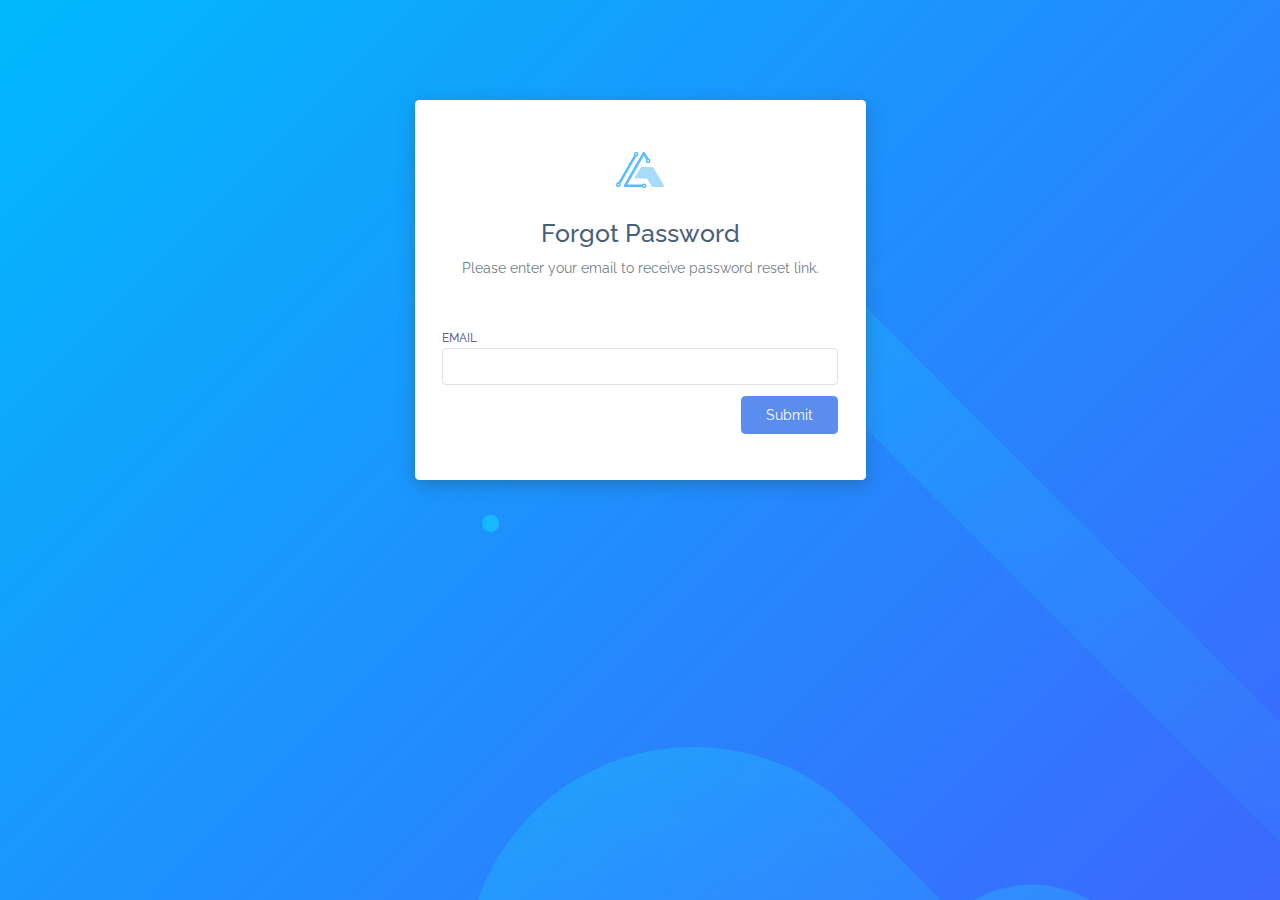
<file: web interface/auth-forgot-password.html>
<!DOCTYPE html>
<html lang="en">

<head>
    <meta charset="UTF-8">
    <meta name="viewport" content="width=device-width, initial-scale=1.0">
    <title>Forgot Password - Voler Admin Dashboard</title>
    <link rel="stylesheet" href="assets/css/bootstrap.css">
    
    <link rel="shortcut icon" href="assets/images/favicon.svg" type="image/x-icon">
    <link rel="stylesheet" href="assets/css/app.css">
</head>

<body>
    <div id="auth">
        
<div class="container">
    <div class="row">
        <div class="col-md-5 col-sm-12 mx-auto">
            <div class="card py-4">
                <div class="card-body">
                    <div class="text-center mb-5">
                        <img src="assets/images/favicon.svg" height="48" class='mb-4'>
                        <h3>Forgot Password</h3>
                        <p>Please enter your email to receive password reset link.</p>
                    </div>
                    <form action="index.html">
                        <div class="form-group">
                            <label for="first-name-column">Email</label>
                            <input type="email" id="first-name-column" class="form-control" name="fname-column">
                        </div>

                        <div class="clearfix">
                            <button class="btn btn-primary float-end">Submit</button>
                        </div>
                    </form>
                </div>
            </div>
        </div>
    </div>
</div>

    </div>
    <script src="assets/js/feather-icons/feather.min.js"></script>
    <script src="assets/js/app.js"></script>
    
    <script src="assets/js/main.js"></script>
</body>

</html>
</file>
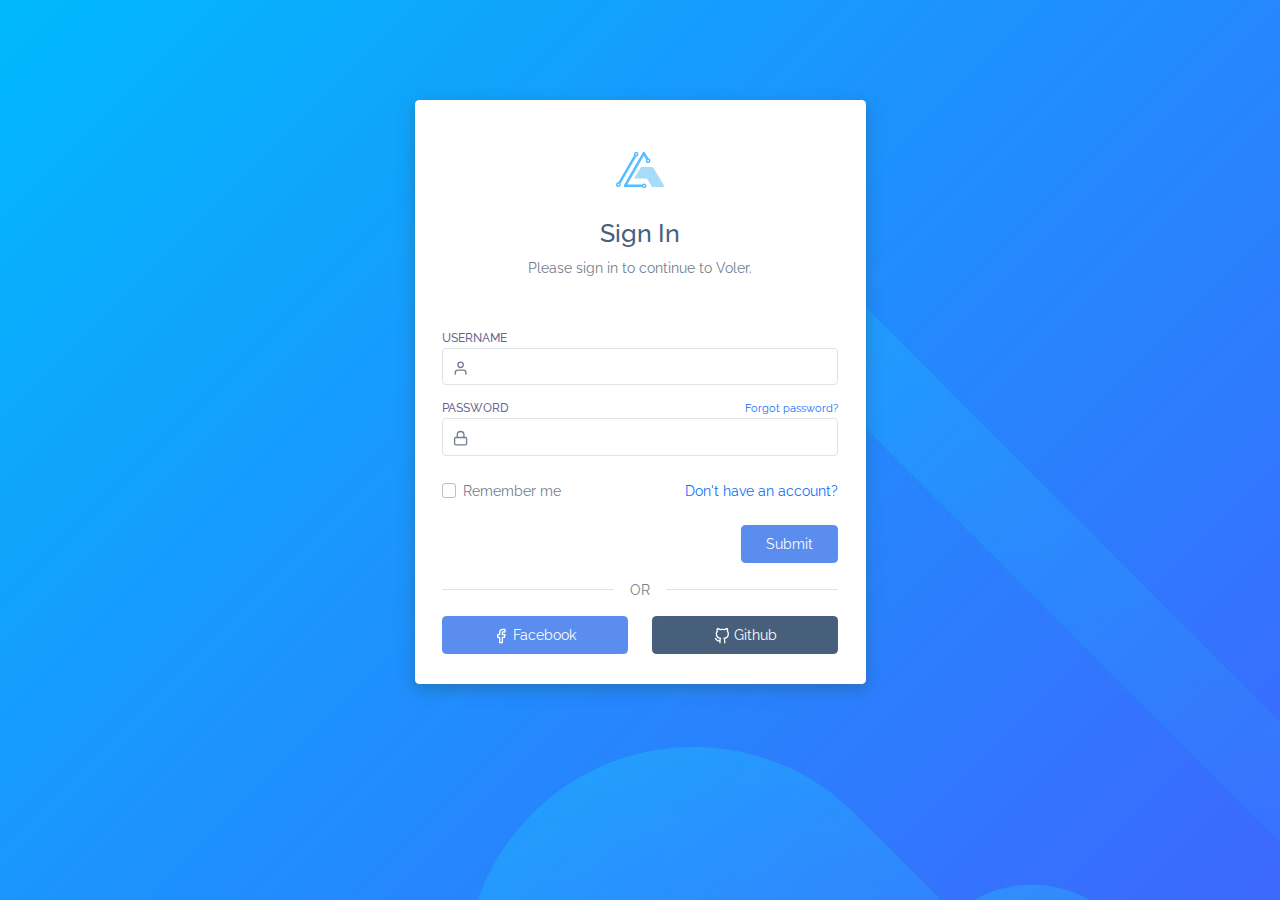
<file: web interface/auth-login.html>
<!DOCTYPE html>
<html lang="en">

<head>
    <meta charset="UTF-8">
    <meta name="viewport" content="width=device-width, initial-scale=1.0">
    <title>Sign in - Voler Admin Dashboard</title>
    <link rel="stylesheet" href="assets/css/bootstrap.css">
    
    <link rel="shortcut icon" href="assets/images/favicon.svg" type="image/x-icon">
    <link rel="stylesheet" href="assets/css/app.css">
</head>

<body>
    <div id="auth">
        
<div class="container">
    <div class="row">
        <div class="col-md-5 col-sm-12 mx-auto">
            <div class="card pt-4">
                <div class="card-body">
                    <div class="text-center mb-5">
                        <img src="assets/images/favicon.svg" height="48" class='mb-4'>
                        <h3>Sign In</h3>
                        <p>Please sign in to continue to Voler.</p>
                    </div>
                    <form action="index.html">
                        <div class="form-group position-relative has-icon-left">
                            <label for="username">Username</label>
                            <div class="position-relative">
                                <input type="text" class="form-control" id="username">
                                <div class="form-control-icon">
                                    <i data-feather="user"></i>
                                </div>
                            </div>
                        </div>
                        <div class="form-group position-relative has-icon-left">
                            <div class="clearfix">
                                <label for="password">Password</label>
                                <a href="auth-forgot-password.html" class='float-end'>
                                    <small>Forgot password?</small>
                                </a>
                            </div>
                            <div class="position-relative">
                                <input type="password" class="form-control" id="password">
                                <div class="form-control-icon">
                                    <i data-feather="lock"></i>
                                </div>
                            </div>
                        </div>

                        <div class='form-check clearfix my-4'>
                            <div class="checkbox float-start">
                                <input type="checkbox" id="checkbox1" class='form-check-input' >
                                <label for="checkbox1">Remember me</label>
                            </div>
                            <div class="float-end">
                                <a href="auth-register.html">Don't have an account?</a>
                            </div>
                        </div>
                        <div class="clearfix">
                            <button class="btn btn-primary float-end">Submit</button>
                        </div>
                    </form>
                    <div class="divider">
                        <div class="divider-text">OR</div>
                    </div>
                    <div class="row">
                        <div class="col-sm-6">
                            <button class="btn btn-block mb-2 btn-primary"><i data-feather="facebook"></i> Facebook</button>
                        </div>
                        <div class="col-sm-6">
                            <button class="btn btn-block mb-2 btn-secondary"><i data-feather="github"></i> Github</button>
                        </div>
                    </div>
                </div>
            </div>
        </div>
    </div>
</div>

    </div>
    <script src="assets/js/feather-icons/feather.min.js"></script>
    <script src="assets/js/app.js"></script>
    
    <script src="assets/js/main.js"></script>
</body>

</html>
</file>
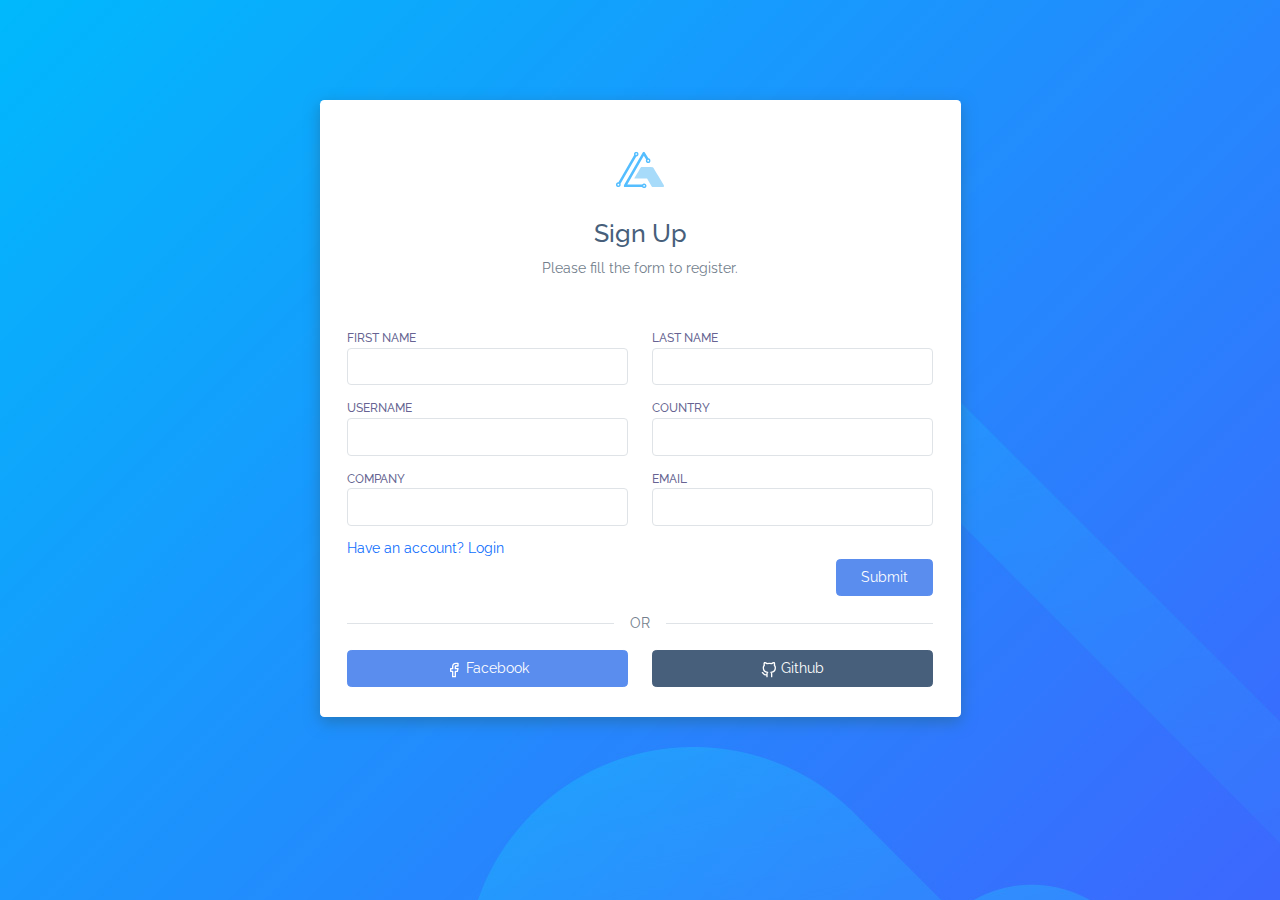
<file: web interface/auth-register.html>
<!DOCTYPE html>
<html lang="en">

<head>
    <meta charset="UTF-8">
    <meta name="viewport" content="width=device-width, initial-scale=1.0">
    <title>Sign up - Voler Admin Dashboard</title>
    <link rel="stylesheet" href="assets/css/bootstrap.css">
    
    <link rel="shortcut icon" href="assets/images/favicon.svg" type="image/x-icon">
    <link rel="stylesheet" href="assets/css/app.css">
</head>

<body>
    <div id="auth">
        
<div class="container">
    <div class="row">
        <div class="col-md-7 col-sm-12 mx-auto">
            <div class="card pt-4">
                <div class="card-body">
                    <div class="text-center mb-5">
                        <img src="assets/images/favicon.svg" height="48" class='mb-4'>
                        <h3>Sign Up</h3>
                        <p>Please fill the form to register.</p>
                    </div>
                    <form action="index.html">
                        <div class="row">
                            <div class="col-md-6 col-12">
                                <div class="form-group">
                                    <label for="first-name-column">First Name</label>
                                    <input type="text" id="first-name-column" class="form-control"  name="fname-column">
                                </div>
                            </div>
                            <div class="col-md-6 col-12">
                                <div class="form-group">
                                    <label for="last-name-column">Last Name</label>
                                    <input type="text" id="last-name-column" class="form-control"  name="lname-column">
                                </div>
                            </div>
                            <div class="col-md-6 col-12">
                                <div class="form-group">
                                    <label for="username-column">Username</label>
                                    <input type="text" id="username-column" class="form-control" name="username-column">
                                </div>
                            </div>
                            <div class="col-md-6 col-12">
                                <div class="form-group">
                                    <label for="country-floating">Country</label>
                                    <input type="text" id="country-floating" class="form-control" name="country-floating">
                                </div>
                            </div>
                            <div class="col-md-6 col-12">
                                <div class="form-group">
                                    <label for="company-column">Company</label>
                                    <input type="text" id="company-column" class="form-control" name="company-column">
                                </div>
                            </div>
                            <div class="col-md-6 col-12">
                                <div class="form-group">
                                    <label for="email-id-column">Email</label>
                                    <input type="email" id="email-id-column" class="form-control" name="email-id-column">
                                </div>
                            </div>
                        </diV>

                                <a href="auth-login.html">Have an account? Login</a>
                        <div class="clearfix">
                            <button class="btn btn-primary float-end">Submit</button>
                        </div>
                    </form>
                    <div class="divider">
                        <div class="divider-text">OR</div>
                    </div>
                    <div class="row">
                        <div class="col-sm-6">
                            <button class="btn btn-block mb-2 btn-primary"><i data-feather="facebook"></i> Facebook</button>
                        </div>
                        <div class="col-sm-6">
                            <button class="btn btn-block mb-2 btn-secondary"><i data-feather="github"></i> Github</button>
                        </div>
                    </div>
                </div>
            </div>
        </div>
    </div>
</div>

    </div>
    <script src="assets/js/feather-icons/feather.min.js"></script>
    <script src="assets/js/app.js"></script>
    
    <script src="assets/js/main.js"></script>
</body>

</html>
</file>
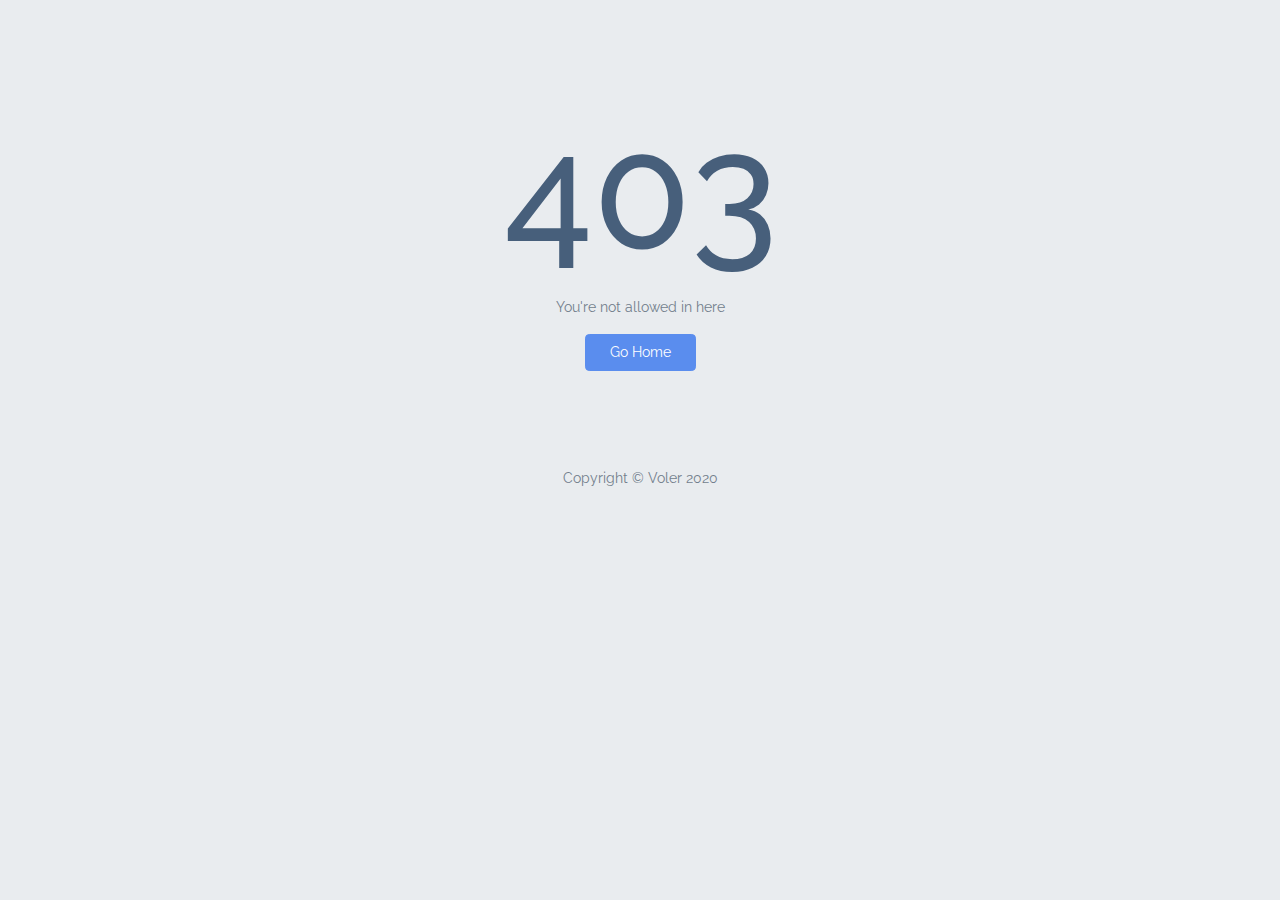
<file: web interface/error-403.html>
<html lang="en">
<head>
    <meta charset="UTF-8">
    <meta name="viewport" content="width=device-width, initial-scale=1.0">
    <title>Forbidden - Voler Admin Dashboard</title>
    <link rel="stylesheet" href="assets/css/bootstrap.css">
    
    <link rel="shortcut icon" href="assets/images/favicon.svg" type="image/x-icon">
    <link rel="stylesheet" href="assets/css/app.css">
</head>
<body>
    <div id="error">
        
<div class="container text-center pt-32">
    <h1 class='error-title'>403</h1>
    <p>You're not allowed in here</p>
    <a href="index.html" class='btn btn-primary'>Go Home</a>
</div>

        <div class="footer pt-32">
            <p class="text-center">Copyright &copy; Voler 2020</p>
        </div>
    </div>
</body>
</html>
</file>
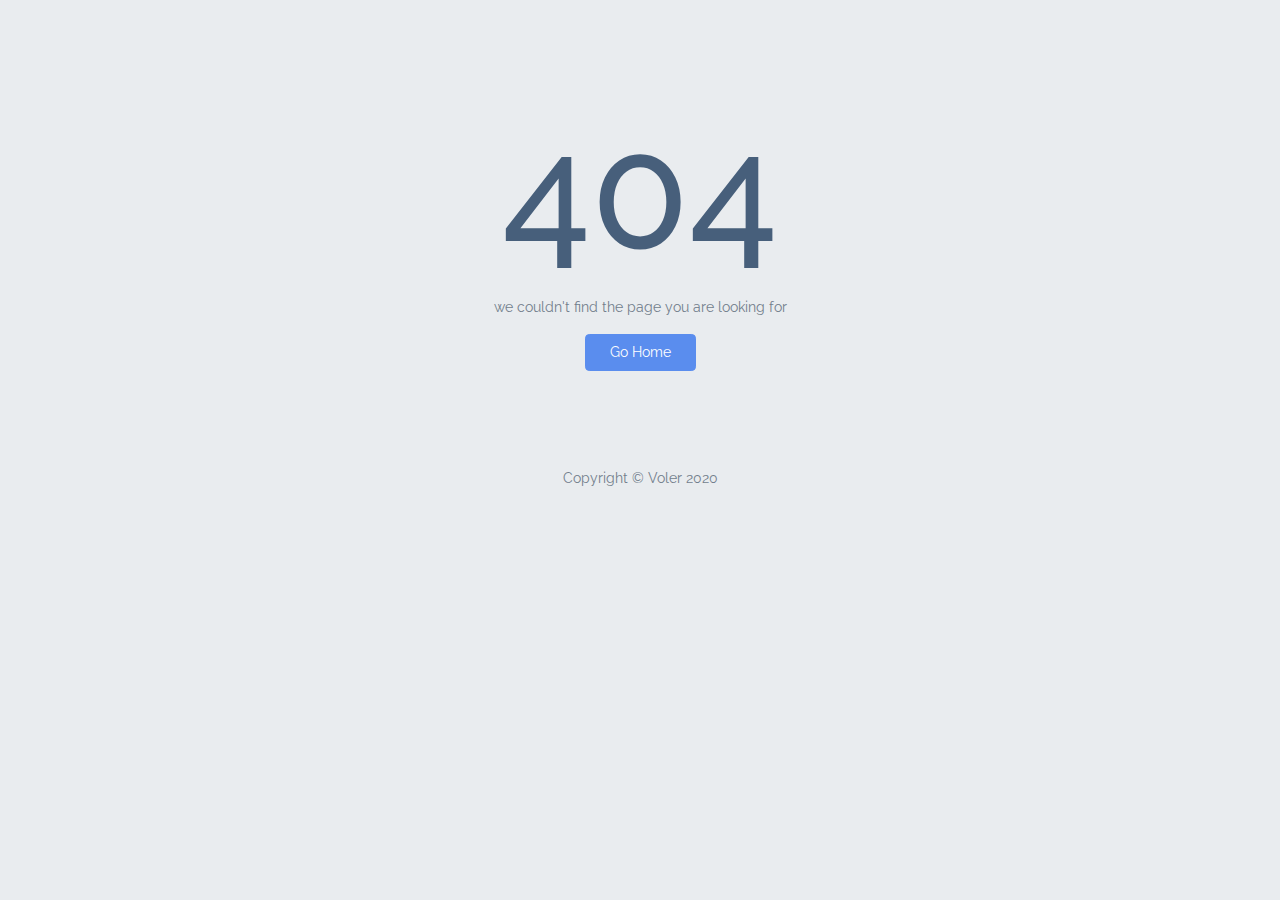
<file: web interface/error-404.html>
<html lang="en">
<head>
    <meta charset="UTF-8">
    <meta name="viewport" content="width=device-width, initial-scale=1.0">
    <title>Not Found - Voler Admin Dashboard</title>
    <link rel="stylesheet" href="assets/css/bootstrap.css">
    
    <link rel="shortcut icon" href="assets/images/favicon.svg" type="image/x-icon">
    <link rel="stylesheet" href="assets/css/app.css">
</head>
<body>
    <div id="error">
        
<div class="container text-center pt-32">
    <h1 class='error-title'>404</h1>
    <p>we couldn't find the page you are looking for</p>
    <a href="index.html" class='btn btn-primary'>Go Home</a>
</div>

        <div class="footer pt-32">
            <p class="text-center">Copyright &copy; Voler 2020</p>
        </div>
    </div>
</body>
</html>
</file>
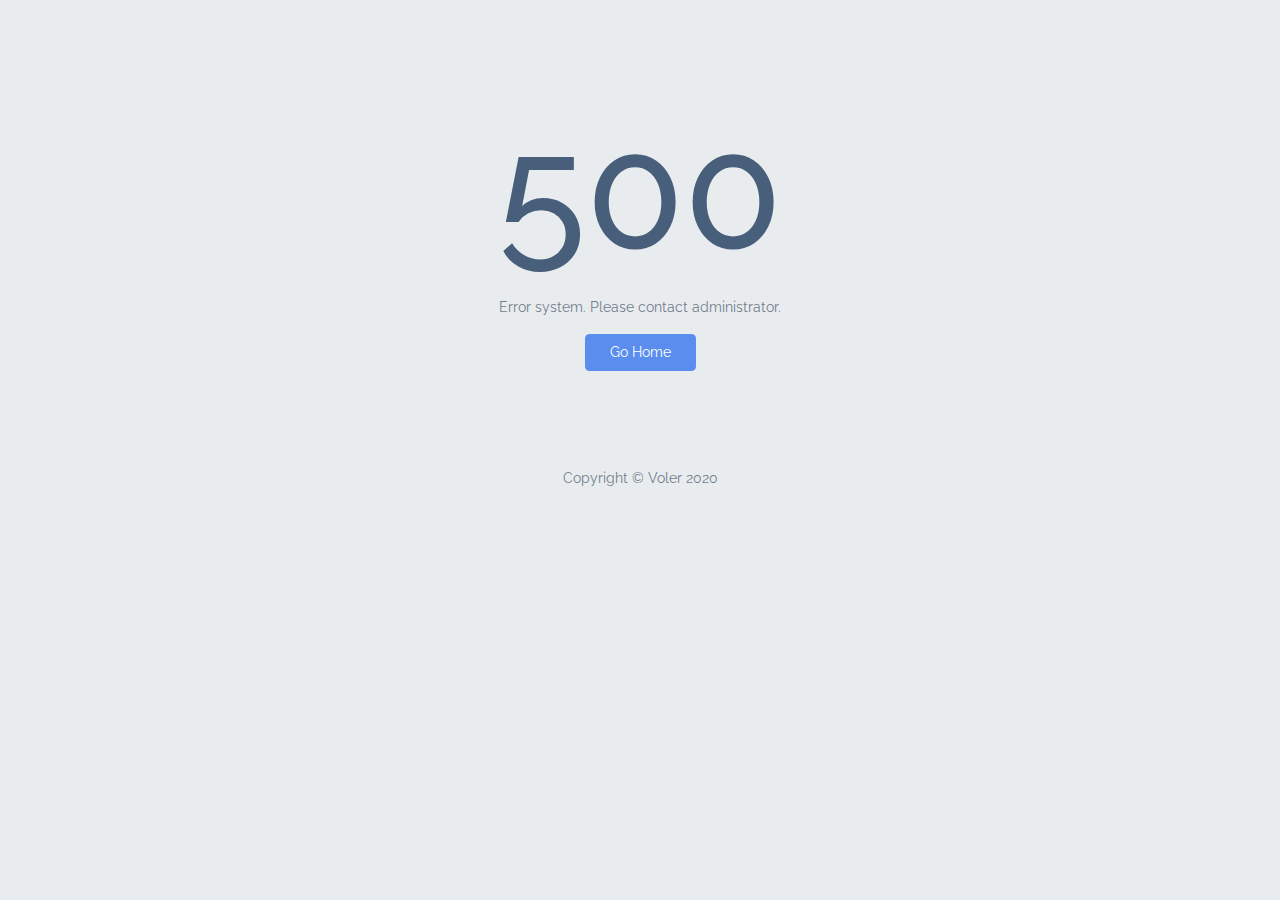
<file: web interface/error-500.html>
<html lang="en">
<head>
    <meta charset="UTF-8">
    <meta name="viewport" content="width=device-width, initial-scale=1.0">
    <title>Forbidden - Voler Admin Dashboard</title>
    <link rel="stylesheet" href="assets/css/bootstrap.css">
    
    <link rel="shortcut icon" href="assets/images/favicon.svg" type="image/x-icon">
    <link rel="stylesheet" href="assets/css/app.css">
</head>
<body>
    <div id="error">
        
<div class="container text-center pt-32">
    <h1 class='error-title'>500</h1>
    <p>Error system. Please contact administrator.</p>
    <a href="index.html" class='btn btn-primary'>Go Home</a>
</div>

        <div class="footer pt-32">
            <p class="text-center">Copyright &copy; Voler 2020</p>
        </div>
    </div>
</body>
</html>
</file>
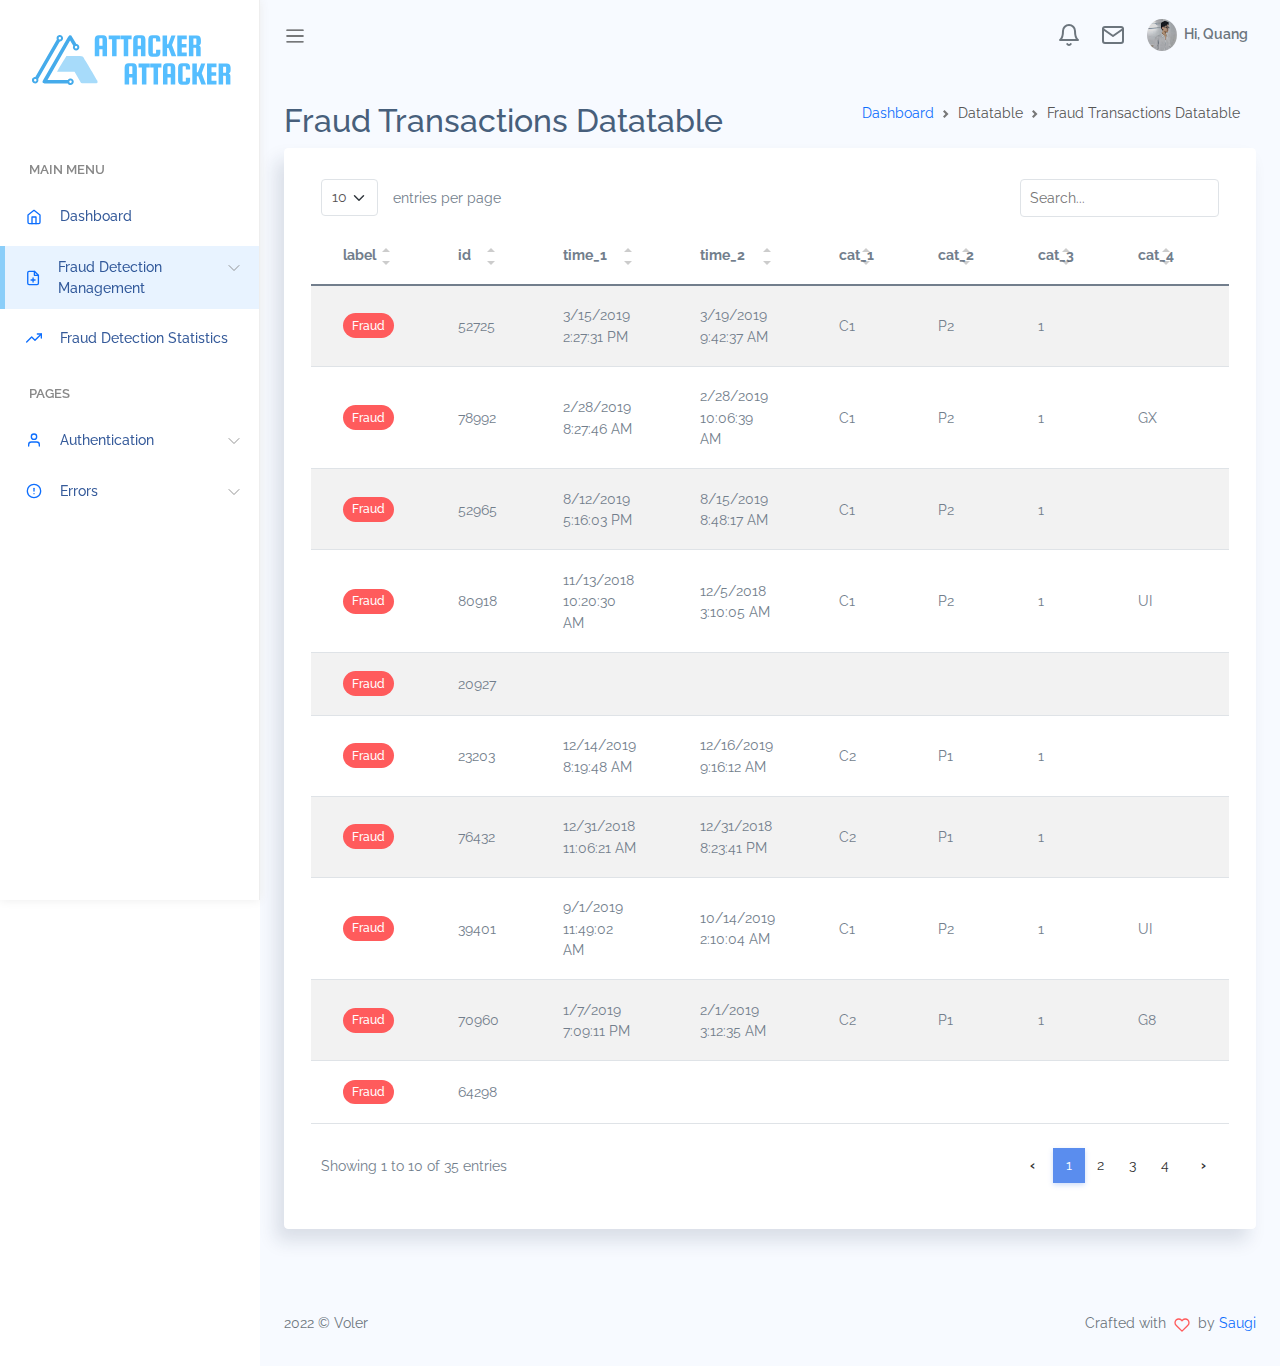
<file: web interface/fraud-transactions.html>
<!DOCTYPE html>
<html lang="en">

<head>
    <meta charset="UTF-8">
    <meta name="viewport" content="width=device-width, initial-scale=1.0">
    <title>Datatable - Voler Admin Dashboard</title>

    <link rel="stylesheet" href="assets/css/bootstrap.css">

    <link rel="stylesheet" href="assets/vendors/simple-datatables/style.css">

    <link rel="stylesheet" href="assets/vendors/perfect-scrollbar/perfect-scrollbar.css">
    <link rel="stylesheet" href="assets/css/app.css">
    <link rel="shortcut icon" href="assets/images/favicon.svg" type="image/x-icon">
</head>

<body>
    <div id="app">
        <div id="sidebar" class='active'>
            <div class="sidebar-wrapper active">
                <div class="sidebar-header">
                    <img src="assets/images/logo.svg" alt="" srcset="" width="200px">
                </div>
                <div class="sidebar-menu">
                    <ul class="menu">


                        <li class='sidebar-title'>Main Menu</li>



                        <li class="sidebar-item">

                            <a href="index.html" class='sidebar-link'>
                                <i data-feather="home" width="20"></i>
                                <span>Dashboard</span>
                            </a>


                        </li>



                        <li class="sidebar-item active has-sub">

                            <a href="table-datatable.html" class='sidebar-link'>
                                <i data-feather="file-plus" width="20"></i>
                                <span>Fraud Detection Management</span>
                            </a>
                            <ul class="submenu ">

                                <li>
                                    <a href="table-datatable.html">All Transactions</a>
                                </li>

                                <li>
                                    <a href="fraud-transactions.html">Fraud Transactions</a>
                                </li>

                                <li>
                                    <a href="normal-transactions.html">Normal Transactions</a>
                                </li>


                            </ul>

                        </li>


                        <li class="sidebar-item">

                            <a href="ui-chart-chartjs.html" class='sidebar-link'>
                                <i data-feather="trending-up" width="20"></i>
                                <span>Fraud Detection Statistics</span>
                            </a>

                        </li>



                        <li class='sidebar-title'>Pages</li>



                        <li class="sidebar-item  has-sub">

                            <a href="#" class='sidebar-link'>
                                <i data-feather="user" width="20"></i>
                                <span>Authentication</span>
                            </a>


                            <ul class="submenu ">

                                <li>
                                    <a href="auth-login.html">Login</a>
                                </li>

                                <li>
                                    <a href="auth-register.html">Register</a>
                                </li>

                                <li>
                                    <a href="auth-forgot-password.html">Forgot Password</a>
                                </li>

                            </ul>

                        </li>



                        <li class="sidebar-item  has-sub">

                            <a href="#" class='sidebar-link'>
                                <i data-feather="alert-circle" width="20"></i>
                                <span>Errors</span>
                            </a>


                            <ul class="submenu ">

                                <li>
                                    <a href="error-403.html">403</a>
                                </li>

                                <li>
                                    <a href="error-404.html">404</a>
                                </li>

                                <li>
                                    <a href="error-500.html">500</a>
                                </li>

                            </ul>

                        </li>


                    </ul>
                </div>
                <button class="sidebar-toggler btn x"><i data-feather="x"></i></button>
            </div>
        </div>
        <div id="main">
            <nav class="navbar navbar-header navbar-expand navbar-light">
                <a class="sidebar-toggler" href="#"><span class="navbar-toggler-icon"></span></a>
                <button class="btn navbar-toggler" type="button" data-bs-toggle="collapse"
                    data-bs-target="#navbarSupportedContent" aria-controls="navbarSupportedContent"
                    aria-expanded="false" aria-label="Toggle navigation">
                    <span class="navbar-toggler-icon"></span>
                </button>
                <div class="collapse navbar-collapse" id="navbarSupportedContent">
                    <ul class="navbar-nav d-flex align-items-center navbar-light ms-auto">
                        <li class="dropdown nav-icon">
                            <a href="#" data-bs-toggle="dropdown"
                                class="nav-link  dropdown-toggle nav-link-lg nav-link-user">
                                <div class="d-lg-inline-block">
                                    <i data-feather="bell"></i>
                                </div>
                            </a>
                            <div class="dropdown-menu dropdown-menu-end dropdown-menu-large">
                                <h6 class='py-2 px-4'>Notifications</h6>
                                <ul class="list-group rounded-none">
                                    <li class="list-group-item border-0 align-items-start">
                                        <div class="avatar bg-success me-3">
                                            <span class="avatar-content"><i data-feather="shopping-cart"></i></span>
                                        </div>
                                        <div>
                                            <h6 class='text-bold'>New Order</h6>
                                            <p class='text-xs'>
                                                An order made by Ahmad Saugi for product Samsung Galaxy S69
                                            </p>
                                        </div>
                                    </li>
                                </ul>
                            </div>
                        </li>
                        <li class="dropdown nav-icon me-2">
                            <a href="#" data-bs-toggle="dropdown"
                                class="nav-link dropdown-toggle nav-link-lg nav-link-user">
                                <div class="d-lg-inline-block">
                                    <i data-feather="mail"></i>
                                </div>
                            </a>
                            <div class="dropdown-menu dropdown-menu-end">
                                <a class="dropdown-item" href="#"><i data-feather="user"></i> Account</a>
                                <a class="dropdown-item active" href="#"><i data-feather="mail"></i> Messages</a>
                                <a class="dropdown-item" href="#"><i data-feather="settings"></i> Settings</a>
                                <div class="dropdown-divider"></div>
                                <a class="dropdown-item" href="#"><i data-feather="log-out"></i> Logout</a>
                            </div>
                        </li>
                        <li class="dropdown">
                            <a href="#" data-bs-toggle="dropdown"
                                class="nav-link dropdown-toggle nav-link-lg nav-link-user">
                                <div class="avatar me-1">
                                    <img src="assets/images/avatar/avatar-s-1.png" alt="" srcset="">
                                </div>
                                <div class="d-none d-md-block d-lg-inline-block">Hi, Quang</div>
                            </a>
                            <div class="dropdown-menu dropdown-menu-end">
                                <a class="dropdown-item" href="#"><i data-feather="user"></i> Account</a>
                                <a class="dropdown-item active" href="#"><i data-feather="mail"></i> Messages</a>
                                <a class="dropdown-item" href="#"><i data-feather="settings"></i> Settings</a>
                                <div class="dropdown-divider"></div>
                                <a class="dropdown-item" href="#"><i data-feather="log-out"></i> Logout</a>
                            </div>
                        </li>
                    </ul>
                </div>
            </nav>

            <div class="main-content container-fluid">
                <div class="page-title">
                    <div class="row">
                        <div class="col-12 col-md-6 order-md-1 order-last">
                            <h3>Fraud Transactions Datatable</h3>
                        </div>
                        <div class="col-12 col-md-6 order-md-2 order-first">
                            <nav aria-label="breadcrumb" class='breadcrumb-header'>
                                <ol class="breadcrumb">
                                    <li class="breadcrumb-item"><a href="index.html">Dashboard</a></li>
                                    <li class="breadcrumb-item active" aria-current="page">Datatable</li>
                                    <li class="breadcrumb-item active" aria-current="page">Fraud Transactions Datatable</li>
                                </ol>
                            </nav>
                        </div>
                    </div>
                </div>
                <section class="section">
                    <div class="card">

                        <div class="card-body">
                            <table class='table table-striped' id="table1">
                                <thead>
                                    <tr>
                                        <th>label</th>
                                        <th>id</th>
                                        <th>time_1</th>
                                        <th>time_2</th>
                                        <th>cat_1</th>
                                        <th>cat_2</th>
                                        <th>cat_3</th>
                                        <th>cat_4</th>
                                        <th>cat_5</th>
                                    </tr>
                                </thead>
                                <tbody>

                                    <tr>
                                        <td class="container">
                                            <span class="badge bg-danger">Fraud</span>
                                            <div class="progress">
                                                <div class="progress-bar bg-danger" role="progressbar"
                                                    style="width: 52%;height:100%;" aria-valuenow="33" aria-valuemin="0"
                                                    aria-valuemax="100">52%</div>
                                            </div>
                                        </td>
                                        <td>52725</td>
                                        <td>3/15/2019  2:27:31 PM</td>
                                        <td>3/19/2019  9:42:37 AM</td>
                                        <td>C1</td>
                                        <td>P2</td>
                                        <td>1</td>
                                        <td></td>
                                        <td>1</td>
                                    </tr>

                                    <tr>
                                        <td class="container">
                                            <span class="badge bg-danger">Fraud</span>
                                            <div class="progress">
                                                <div class="progress-bar bg-danger" role="progressbar"
                                                    style="width: 55%;height:100%;" aria-valuenow="33" aria-valuemin="0"
                                                    aria-valuemax="100">55%</div>
                                            </div>
                                        </td>
                                        <td>78992</td>
                                        <td>2/28/2019  8:27:46 AM</td>
                                        <td>2/28/2019  10:06:39 AM</td>
                                        <td>C1</td>
                                        <td>P2</td>
                                        <td>1</td>
                                        <td>GX</td>
                                        <td>1</td>
                                    </tr>
                                    <tr>
                                        <td class="container">
                                            <span class="badge bg-danger">Fraud</span>
                                            <div class="progress">
                                                <div class="progress-bar bg-danger" role="progressbar"
                                                    style="width: 58%;height:100%;" aria-valuenow="33" aria-valuemin="0"
                                                    aria-valuemax="100">58%</div>
                                            </div>
                                        </td>
                                        <td>52965</td>
                                        <td>8/12/2019  5:16:03 PM</td>
                                        <td>8/15/2019  8:48:17 AM</td>
                                        <td>C1</td>
                                        <td>P2</td>
                                        <td>1</td>
                                        <td></td>
                                        <td>1</td>
                                    </tr>


                                    <tr>
                                        <td class="container">
                                            <span class="badge bg-danger">Fraud</span>
                                            <div class="progress">
                                                <div class="progress-bar bg-danger" role="progressbar"
                                                    style="width: 53%;height:100%;" aria-valuenow="33" aria-valuemin="0"
                                                    aria-valuemax="100">53%</div>
                                            </div>
                                        </td>
                                        <td>80918</td>
                                        <td>11/13/2018  10:20:30 AM</td>
                                        <td>12/5/2018  3:10:05 AM</td>
                                        <td>C1</td>
                                        <td>P2</td>
                                        <td>1</td>
                                        <td>UI</td>
                                        <td>1</td>
                                    </tr>
                                    <tr>
                                        <td>
                                            <span class="badge bg-danger">Fraud</span>
                                        </td>
                                        <td>20927</td>
                                        <td></td>
                                        <td></td>
                                        <td></td>
                                        <td></td>
                                        <td></td>
                                        <td></td>
                                        <td></td>
                                    </tr>
                                    <tr>
                                        <td>
                                            <span class="badge bg-danger">Fraud</span>
                                        </td>
                                        <td>23203</td>
                                        <td>12/14/2019  8:19:48 AM</td>
                                        <td>12/16/2019  9:16:12 AM</td>
                                        <td>C2</td>
                                        <td>P1</td>
                                        <td>1</td>
                                        <td></td>
                                        <td>1</td>
                                    </tr>
                                    <tr>
                                        <td>
                                            <span class="badge bg-danger">Fraud</span>
                                        </td>
                                        <td>76432</td>
                                        <td>12/31/2018  11:06:21 AM</td>
                                        <td>12/31/2018  8:23:41 PM</td>
                                        <td>C2</td>
                                        <td>P1</td>
                                        <td>1</td>
                                        <td></td>
                                        <td>1</td>
                                    </tr>
                                    <tr>
                                        <td>
                                            <span class="badge bg-danger">Fraud</span>
                                        </td>
                                        <td>39401</td>
                                        <td>9/1/2019  11:49:02 AM</td>
                                        <td>10/14/2019  2:10:04 AM</td>
                                        <td>C1</td>
                                        <td>P2</td>
                                        <td>1</td>
                                        <td>UI</td>
                                        <td>1</td>
                                    </tr>
                                    <tr>
                                        <td>
                                            <span class="badge bg-danger">Fraud</span>
                                        </td>
                                        <td>70960</td>
                                        <td>1/7/2019  7:09:11 PM</td>
                                        <td>2/1/2019  3:12:35 AM</td>
                                        <td>C2</td>
                                        <td>P1</td>
                                        <td>1</td>
                                        <td>G8</td>
                                        <td>1</td>
                                    </tr>

                                    <tr>
                                        <td>
                                            <span class="badge bg-danger">Fraud</span>
                                        </td>
                                        <td>64298</td>
                                        <td></td>
                                        <td></td>
                                        <td></td>
                                        <td></td>
                                        <td></td>
                                        <td></td>
                                        <td></td>
                                    </tr>
                                    <tr>
                                        <td>
                                            <span class="badge bg-success">Normal</span>
                                        </td>
                                        <td></td>
                                        <td>3/15/2019  2:27:31 PM</td>
                                        <td>3/19/2019  9:42:37 AM</td>
                                        <td>C1</td>
                                        <td>P2</td>
                                        <td>1</td>
                                        <td></td>
                                        <td>1</td>
                                    </tr>
                                    <tr>
                                        <td>
                                            <span class="badge bg-success">Normal</span>
                                        </td>
                                        <td></td>
                                        <td>3/15/2019  2:27:31 PM</td>
                                        <td>3/19/2019  9:42:37 AM</td>
                                        <td>C1</td>
                                        <td>P2</td>
                                        <td>1</td>
                                        <td></td>
                                        <td>1</td>
                                    </tr>
                                    <tr>
                                        <td>
                                            <span class="badge bg-success">Normal</span>
                                        </td>
                                        <td></td>
                                        <td>3/15/2019  2:27:31 PM</td>
                                        <td>3/19/2019  9:42:37 AM</td>
                                        <td>C1</td>
                                        <td>P2</td>
                                        <td>1</td>
                                        <td></td>
                                        <td>1</td>
                                    </tr>
                                    <tr>
                                        <td>
                                            <span class="badge bg-success">Normal</span>
                                        </td>
                                        <td></td>
                                        <td>3/15/2019  2:27:31 PM</td>
                                        <td>3/19/2019  9:42:37 AM</td>
                                        <td>C1</td>
                                        <td>P2</td>
                                        <td>1</td>
                                        <td></td>
                                        <td>1</td>
                                    </tr>
                                    <tr>
                                        <td>
                                            <span class="badge bg-success">Normal</span>
                                        </td>
                                        <td></td>
                                        <td>3/15/2019  2:27:31 PM</td>
                                        <td>3/19/2019  9:42:37 AM</td>
                                        <td>C1</td>
                                        <td>P2</td>
                                        <td>1</td>
                                        <td></td>
                                        <td>1</td>
                                    </tr>
                                    <tr>
                                        <td>
                                            <span class="badge bg-success">Normal</span>
                                        </td>
                                        <td></td>
                                        <td>3/15/2019  2:27:31 PM</td>
                                        <td>3/19/2019  9:42:37 AM</td>
                                        <td>C1</td>
                                        <td>P2</td>
                                        <td>1</td>
                                        <td></td>
                                        <td>1</td>
                                    </tr>
                                    <tr>
                                        <td>
                                            <span class="badge bg-success">Normal</span>
                                        </td>
                                        <td></td>
                                        <td>3/15/2019  2:27:31 PM</td>
                                        <td>3/19/2019  9:42:37 AM</td>
                                        <td>C1</td>
                                        <td>P2</td>
                                        <td>1</td>
                                        <td></td>
                                        <td>1</td>
                                    </tr>
                                    <tr>
                                        <td>
                                            <span class="badge bg-success">Normal</span>
                                        </td>
                                        <td></td>
                                        <td>3/15/2019  2:27:31 PM</td>
                                        <td>3/19/2019  9:42:37 AM</td>
                                        <td>C1</td>
                                        <td>P2</td>
                                        <td>1</td>
                                        <td></td>
                                        <td>1</td>
                                    </tr>
                                    <tr>
                                        <td>
                                            <span class="badge bg-success">Normal</span>
                                        </td>
                                        <td></td>
                                        <td>3/15/2019  2:27:31 PM</td>
                                        <td>3/19/2019  9:42:37 AM</td>
                                        <td>C1</td>
                                        <td>P2</td>
                                        <td>1</td>
                                        <td></td>
                                        <td>1</td>
                                    </tr>
                                    <tr>
                                        <td>
                                            <span class="badge bg-success">Normal</span>
                                        </td>
                                        <td></td>
                                        <td>3/15/2019  2:27:31 PM</td>
                                        <td>3/19/2019  9:42:37 AM</td>
                                        <td>C1</td>
                                        <td>P2</td>
                                        <td>1</td>
                                        <td></td>
                                        <td>1</td>
                                    </tr>
                                    <tr>
                                        <td>
                                            <span class="badge bg-success">Normal</span>
                                        </td>
                                        <td></td>
                                        <td>3/15/2019  2:27:31 PM</td>
                                        <td>3/19/2019  9:42:37 AM</td>
                                        <td>C1</td>
                                        <td>P2</td>
                                        <td>1</td>
                                        <td></td>
                                        <td>1</td>
                                    </tr>
                                    <tr>
                                        <td>
                                            <span class="badge bg-success">Normal</span>
                                        </td>
                                        <td></td>
                                        <td>3/15/2019  2:27:31 PM</td>
                                        <td>3/19/2019  9:42:37 AM</td>
                                        <td>C1</td>
                                        <td>P2</td>
                                        <td>1</td>
                                        <td></td>
                                        <td>1</td>
                                    </tr>
                                    <tr>
                                        <td>
                                            <span class="badge bg-success">Normal</span>
                                        </td>
                                        <td></td>
                                        <td>3/15/2019  2:27:31 PM</td>
                                        <td>3/19/2019  9:42:37 AM</td>
                                        <td>C1</td>
                                        <td>P2</td>
                                        <td>1</td>
                                        <td></td>
                                        <td>1</td>
                                    </tr>
                                    <tr>
                                        <td>
                                            <span class="badge bg-success">Normal</span>
                                        </td>
                                        <td>3/15/2019  2:27:31 PM</td>
                                        <td>3/19/2019  9:42:37 AM</td>
                                        <td>C1</td>
                                        <td>P2</td>
                                        <td>1</td>
                                        <td></td>
                                        <td>1</td>
                                    </tr>
                                    <tr>
                                        <td>
                                            <span class="badge bg-success">Normal</span>
                                        </td>
                                        <td></td>
                                        <td>3/15/2019  2:27:31 PM</td>
                                        <td>3/19/2019  9:42:37 AM</td>
                                        <td>C1</td>
                                        <td>P2</td>
                                        <td>1</td>
                                        <td></td>
                                        <td>1</td>
                                    </tr>
                                    <tr>
                                        <td>
                                            <span class="badge bg-success">Normal</span>
                                        </td>
                                        <td></td>
                                        <td>3/15/2019  2:27:31 PM</td>
                                        <td>3/19/2019  9:42:37 AM</td>
                                        <td>C1</td>
                                        <td>P2</td>
                                        <td>1</td>
                                        <td></td>
                                        <td>1</td>
                                    </tr>
                                    <tr>
                                        <td>
                                            <span class="badge bg-success">Normal</span>
                                        </td>
                                        <td></td>
                                        <td>3/15/2019  2:27:31 PM</td>
                                        <td>3/19/2019  9:42:37 AM</td>
                                        <td>C1</td>
                                        <td>P2</td>
                                        <td>1</td>
                                        <td></td>
                                        <td>1</td>
                                    </tr>
                                    <tr>
                                        <td>
                                            <span class="badge bg-success">Normal</span>
                                        </td>
                                        <td></td>
                                        <td>3/15/2019  2:27:31 PM</td>
                                        <td>3/19/2019  9:42:37 AM</td>
                                        <td>C1</td>
                                        <td>P2</td>
                                        <td>1</td>
                                        <td></td>
                                        <td>1</td>
                                    </tr>
                                    <tr>
                                        <td>
                                            <span class="badge bg-success">Normal</span>
                                        </td>
                                        <td></td>
                                        <td>3/15/2019  2:27:31 PM</td>
                                        <td>3/19/2019  9:42:37 AM</td>
                                        <td>C1</td>
                                        <td>P2</td>
                                        <td>1</td>
                                        <td></td>
                                        <td>1</td>
                                    </tr>
                                    <tr>
                                        <td>
                                            <span class="badge bg-success">Normal</span>
                                        </td>
                                        <td></td>
                                        <td>3/15/2019  2:27:31 PM</td>
                                        <td>3/19/2019  9:42:37 AM</td>
                                        <td>C1</td>
                                        <td>P2</td>
                                        <td>1</td>
                                        <td></td>
                                        <td>1</td>
                                    </tr>
                                    <tr>
                                        <td>
                                            <span class="badge bg-success">Normal</span>
                                        </td>
                                        <td></td>
                                        <td>3/15/2019  2:27:31 PM</td>
                                        <td>3/19/2019  9:42:37 AM</td>
                                        <td>C1</td>
                                        <td>P2</td>
                                        <td>1</td>
                                        <td></td>
                                        <td>1</td>
                                    </tr>
                                    <tr>
                                        <td>
                                            <span class="badge bg-success">Normal</span>
                                        </td>
                                        <td></td>
                                        <td>3/15/2019  2:27:31 PM</td>
                                        <td>3/19/2019  9:42:37 AM</td>
                                        <td>C1</td>
                                        <td>P2</td>
                                        <td>1</td>
                                        <td></td>
                                        <td>1</td>
                                    </tr>
                                    <tr>
                                        <td>
                                            <span class="badge bg-success">Normal</span>
                                        </td>
                                        <td></td>
                                        <td>3/15/2019  2:27:31 PM</td>
                                        <td>3/19/2019  9:42:37 AM</td>
                                        <td>C1</td>
                                        <td>P2</td>
                                        <td>1</td>
                                        <td></td>
                                        <td>1</td>
                                    </tr>
                                    <tr>
                                        <td>
                                            <span class="badge bg-success">Normal</span>
                                        </td>
                                        <td></td>
                                        <td>3/15/2019  2:27:31 PM</td>
                                        <td>3/19/2019  9:42:37 AM</td>
                                        <td>C1</td>
                                        <td>P2</td>
                                        <td>1</td>
                                        <td></td>
                                        <td>1</td>
                                    </tr>
                                    <tr>
                                        <td>
                                            <span class="badge bg-success">Normal</span>
                                        </td>
                                        <td></td>
                                        <td>3/15/2019  2:27:31 PM</td>
                                        <td>3/19/2019  9:42:37 AM</td>
                                        <td>C1</td>
                                        <td>P2</td>
                                        <td>1</td>
                                        <td></td>
                                        <td>1</td>
                                    </tr>
                                </tbody>
                            </table>
                        </div>
                    </div>

                </section>
            </div>

            <footer>
                <div class="footer clearfix mb-0 text-muted">
                    <div class="float-start">
                        <p>2022 &copy; Voler</p>
                    </div>
                    <div class="float-end">
                        <p>Crafted with <span class='text-danger'><i data-feather="heart"></i></span> by <a
                                href="https://saugi.me">Saugi</a></p>
                    </div>
                </div>
            </footer>
        </div>
    </div>
    <script src="assets/js/feather-icons/feather.min.js"></script>
    <script src="assets/vendors/perfect-scrollbar/perfect-scrollbar.min.js"></script>
    <script src="assets/js/app.js"></script>

    <script src="assets/vendors/simple-datatables/simple-datatables.js"></script>
    <script src="assets/js/vendors.js"></script>

    <script src="assets/js/main.js"></script>
</body>

</html>
</file>
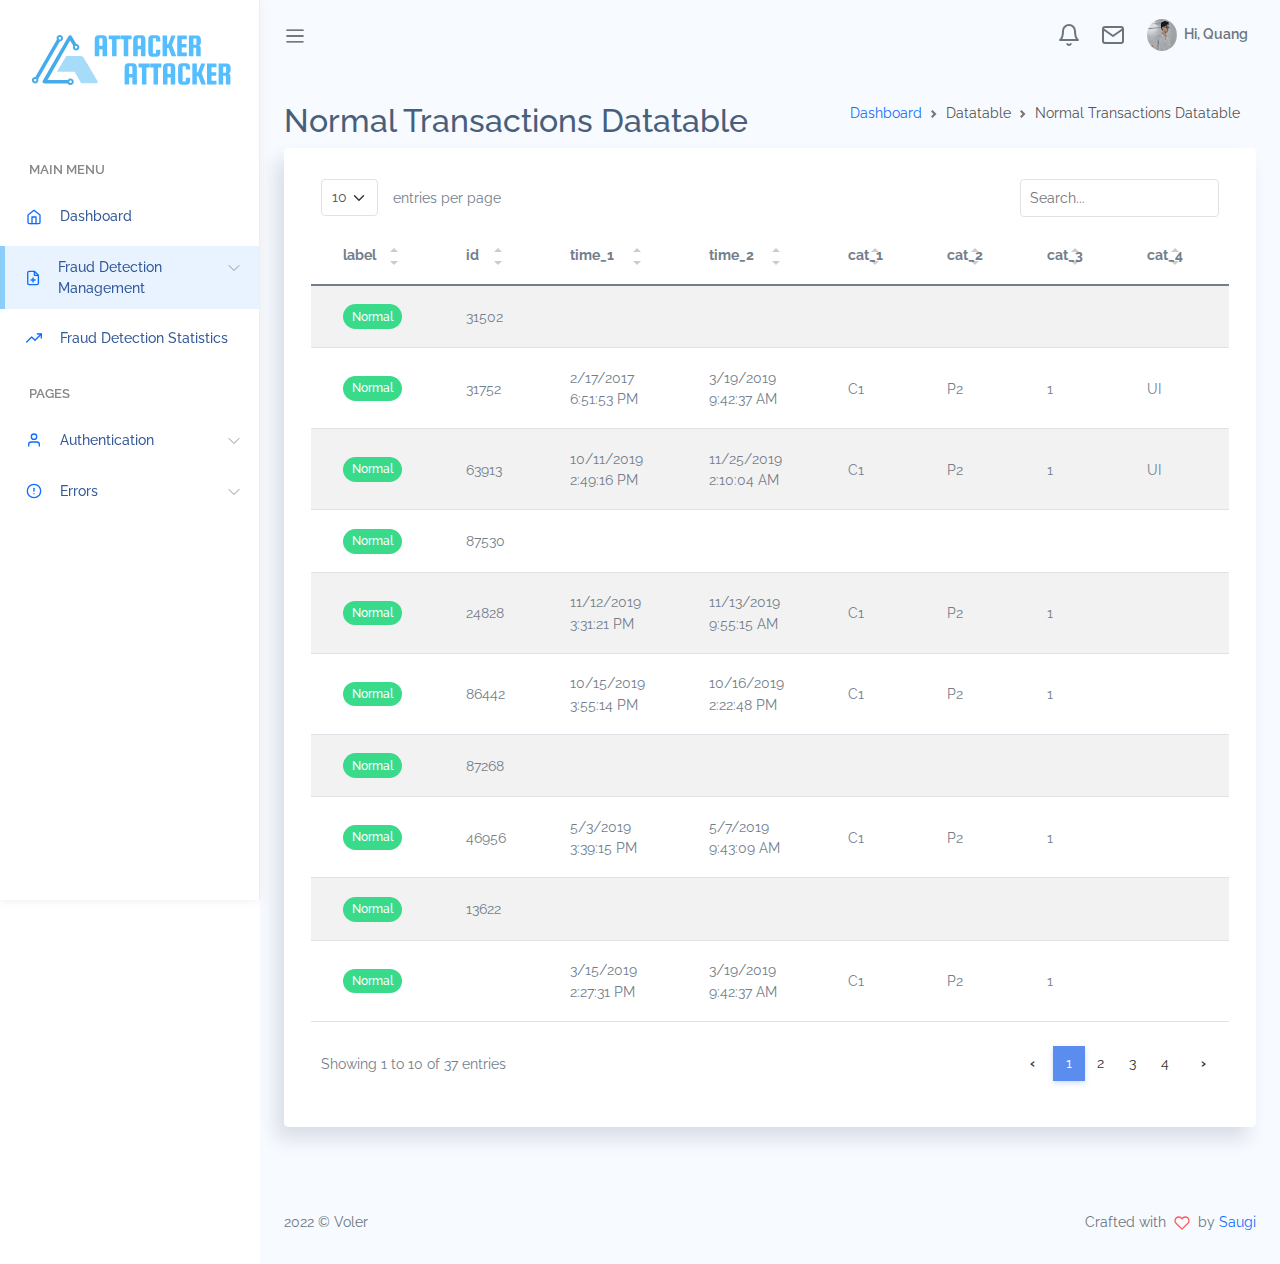
<file: web interface/normal-transactions.html>
<!DOCTYPE html>
<html lang="en">

<head>
    <meta charset="UTF-8">
    <meta name="viewport" content="width=device-width, initial-scale=1.0">
    <title>Datatable - Voler Admin Dashboard</title>

    <link rel="stylesheet" href="assets/css/bootstrap.css">

    <link rel="stylesheet" href="assets/vendors/simple-datatables/style.css">

    <link rel="stylesheet" href="assets/vendors/perfect-scrollbar/perfect-scrollbar.css">
    <link rel="stylesheet" href="assets/css/app.css">
    <link rel="shortcut icon" href="assets/images/favicon.svg" type="image/x-icon">
</head>

<body>
    <div id="app">
        <div id="sidebar" class='active'>
            <div class="sidebar-wrapper active">
                <div class="sidebar-header">
                    <img width="200px" src="assets/images/logo.svg" alt="" srcset="">
                </div>
                <div class="sidebar-menu">
                    <ul class="menu">


                        <li class='sidebar-title'>Main Menu</li>



                        <li class="sidebar-item">

                            <a href="index.html" class='sidebar-link'>
                                <i data-feather="home" width="20"></i>
                                <span>Dashboard</span>
                            </a>


                        </li>



                        <li class="sidebar-item active has-sub">

                            <a href="table-datatable.html" class='sidebar-link'>
                                <i data-feather="file-plus" width="20"></i>
                                <span>Fraud Detection Management</span>
                            </a>
                            <ul class="submenu ">

                                <li>
                                    <a href="table-datatable.html">All Transactions</a>
                                </li>

                                <li>
                                    <a href="fraud-transactions.html">Fraud Transactions</a>
                                </li>

                                <li>
                                    <a href="normal-transactions.html">Normal Transactions</a>
                                </li>

                            </ul>

                        </li>


                        <li class="sidebar-item">

                            <a href="ui-chart-chartjs.html" class='sidebar-link'>
                                <i data-feather="trending-up" width="20"></i>
                                <span>Fraud Detection Statistics</span>
                            </a>

                        </li>



                        <li class='sidebar-title'>Pages</li>



                        <li class="sidebar-item  has-sub">

                            <a href="#" class='sidebar-link'>
                                <i data-feather="user" width="20"></i>
                                <span>Authentication</span>
                            </a>


                            <ul class="submenu ">

                                <li>
                                    <a href="auth-login.html">Login</a>
                                </li>

                                <li>
                                    <a href="auth-register.html">Register</a>
                                </li>

                                <li>
                                    <a href="auth-forgot-password.html">Forgot Password</a>
                                </li>

                            </ul>

                        </li>



                        <li class="sidebar-item  has-sub">

                            <a href="#" class='sidebar-link'>
                                <i data-feather="alert-circle" width="20"></i>
                                <span>Errors</span>
                            </a>


                            <ul class="submenu ">

                                <li>
                                    <a href="error-403.html">403</a>
                                </li>

                                <li>
                                    <a href="error-404.html">404</a>
                                </li>

                                <li>
                                    <a href="error-500.html">500</a>
                                </li>

                            </ul>

                        </li>


                    </ul>
                </div>
                <button class="sidebar-toggler btn x"><i data-feather="x"></i></button>
            </div>
        </div>
        <div id="main">
            <nav class="navbar navbar-header navbar-expand navbar-light">
                <a class="sidebar-toggler" href="#"><span class="navbar-toggler-icon"></span></a>
                <button class="btn navbar-toggler" type="button" data-bs-toggle="collapse"
                    data-bs-target="#navbarSupportedContent" aria-controls="navbarSupportedContent"
                    aria-expanded="false" aria-label="Toggle navigation">
                    <span class="navbar-toggler-icon"></span>
                </button>
                <div class="collapse navbar-collapse" id="navbarSupportedContent">
                    <ul class="navbar-nav d-flex align-items-center navbar-light ms-auto">
                        <li class="dropdown nav-icon">
                            <a href="#" data-bs-toggle="dropdown"
                                class="nav-link  dropdown-toggle nav-link-lg nav-link-user">
                                <div class="d-lg-inline-block">
                                    <i data-feather="bell"></i>
                                </div>
                            </a>
                            <div class="dropdown-menu dropdown-menu-end dropdown-menu-large">
                                <h6 class='py-2 px-4'>Notifications</h6>
                                <ul class="list-group rounded-none">
                                    <li class="list-group-item border-0 align-items-start">
                                        <div class="avatar bg-success me-3">
                                            <span class="avatar-content"><i data-feather="shopping-cart"></i></span>
                                        </div>
                                        <div>
                                            <h6 class='text-bold'>New Order</h6>
                                            <p class='text-xs'>
                                                An order made by Ahmad Saugi for product Samsung Galaxy S69
                                            </p>
                                        </div>
                                    </li>
                                </ul>
                            </div>
                        </li>
                        <li class="dropdown nav-icon me-2">
                            <a href="#" data-bs-toggle="dropdown"
                                class="nav-link dropdown-toggle nav-link-lg nav-link-user">
                                <div class="d-lg-inline-block">
                                    <i data-feather="mail"></i>
                                </div>
                            </a>
                            <div class="dropdown-menu dropdown-menu-end">
                                <a class="dropdown-item" href="#"><i data-feather="user"></i> Account</a>
                                <a class="dropdown-item active" href="#"><i data-feather="mail"></i> Messages</a>
                                <a class="dropdown-item" href="#"><i data-feather="settings"></i> Settings</a>
                                <div class="dropdown-divider"></div>
                                <a class="dropdown-item" href="#"><i data-feather="log-out"></i> Logout</a>
                            </div>
                        </li>
                        <li class="dropdown">
                            <a href="#" data-bs-toggle="dropdown"
                                class="nav-link dropdown-toggle nav-link-lg nav-link-user">
                                <div class="avatar me-1">
                                    <img src="assets/images/avatar/avatar-s-1.png" alt="" srcset="">
                                </div>
                                <div class="d-none d-md-block d-lg-inline-block">Hi, Quang</div>
                            </a>
                            <div class="dropdown-menu dropdown-menu-end">
                                <a class="dropdown-item" href="#"><i data-feather="user"></i> Account</a>
                                <a class="dropdown-item active" href="#"><i data-feather="mail"></i> Messages</a>
                                <a class="dropdown-item" href="#"><i data-feather="settings"></i> Settings</a>
                                <div class="dropdown-divider"></div>
                                <a class="dropdown-item" href="#"><i data-feather="log-out"></i> Logout</a>
                            </div>
                        </li>
                    </ul>
                </div>
            </nav>

            <div class="main-content container-fluid">
                <div class="page-title">
                    <div class="row">
                        <div class="col-12 col-md-6 order-md-1 order-last">
                            <h3>Normal Transactions Datatable</h3>
                        </div>
                        <div class="col-12 col-md-6 order-md-2 order-first">
                            <nav aria-label="breadcrumb" class='breadcrumb-header'>
                                <ol class="breadcrumb">
                                    <li class="breadcrumb-item"><a href="index.html">Dashboard</a></li>
                                    <li class="breadcrumb-item active" aria-current="page">Datatable</li>
                                    <li class="breadcrumb-item active" aria-current="page">Normal Transactions Datatable</li>
                                </ol>
                            </nav>
                        </div>
                    </div>
                </div>
                <section class="section">
                    <div class="card">

                        <div class="card-body">
                            <table class='table table-striped' id="table1">
                                <thead>
                                    <tr>
                                        <th>label</th>
                                        <th>id</th>
                                        <th>time_1</th>
                                        <th>time_2</th>
                                        <th>cat_1</th>
                                        <th>cat_2</th>
                                        <th>cat_3</th>
                                        <th>cat_4</th>
                                        <th>cat_5</th>
                                    </tr>
                                </thead>
                                <tbody>
                                    <tr>
                                        <td class="container">
                                            <span class="badge bg-success">Normal</span>
                                            <div class="progress">
                                                <div class="progress-bar bg-success" role="progressbar"
                                                    style="width: 33%;height:100%;" aria-valuenow="33" aria-valuemin="0"
                                                    aria-valuemax="100">33%</div>
                                            </div>
                                        </td>
                                        <td>31502</td>
                                        <td></td>
                                        <td></td>
                                        <td></td>
                                        <td></td>
                                        <td></td>
                                        <td></td>
                                        <td></td>
                                    </tr>

                                    <tr>
                                        <td class="container">
                                            <span class="badge bg-success">Normal</span>
                                            <div class="progress">
                                                <div class="progress-bar bg-success" role="progressbar"
                                                    style="width: 35%;height:100%;" aria-valuenow="33" aria-valuemin="0"
                                                    aria-valuemax="100">35%</div>
                                            </div>
                                        </td>
                                        <td>31752</td>
                                        <td>2/17/2017  6:51:53 PM</td>
                                        <td>3/19/2019  9:42:37 AM</td>
                                        <td>C1</td>
                                        <td>P2</td>
                                        <td>1</td>
                                        <td>UI</td>
                                        <td>1</td>
                                    </tr>


                                    <tr>
                                        <td class="container">
                                            <span class="badge bg-success">Normal</span>
                                            <div class="progress">
                                                <div class="progress-bar bg-success" role="progressbar"
                                                    style="width: 36%;height:100%;" aria-valuenow="33" aria-valuemin="0"
                                                    aria-valuemax="100">36%</div>
                                            </div>
                                        </td>
                                        <td>63913</td>
                                        <td>10/11/2019  2:49:16 PM</td>
                                        <td>11/25/2019  2:10:04 AM</td>
                                        <td>C1</td>
                                        <td>P2</td>
                                        <td>1</td>
                                        <td>UI</td>
                                        <td>1</td>
                                    </tr>
                                    <tr>
                                        <td class="container">
                                            <span class="badge bg-success">Normal</span>
                                            <div class="progress">
                                                <div class="progress-bar bg-success" role="progressbar"
                                                    style="width: 37%;height:100%;" aria-valuenow="33" aria-valuemin="0"
                                                    aria-valuemax="100">37%</div>
                                            </div>
                                        </td>
                                        <td>87530</td>
                                        <td></td>
                                        <td></td>
                                        <td></td>
                                        <td></td>
                                        <td></td>
                                        <td></td>
                                        <td></td>
                                    </tr>
                                    <tr>
                                        <td class="container">
                                            <span class="badge bg-success">Normal</span>
                                            <div class="progress">
                                                <div class="progress-bar bg-success" role="progressbar"
                                                    style="width: 30%;height:100%;" aria-valuenow="33" aria-valuemin="0"
                                                    aria-valuemax="100">30%</div>
                                            </div>
                                        </td>
                                        <td>24828</td>
                                        <td>11/12/2019  3:31:21 PM</td>
                                        <td>11/13/2019  9:55:15 AM</td>
                                        <td>C1</td>
                                        <td>P2</td>
                                        <td>1</td>
                                        <td></td>
                                        <td>1</td>
                                    </tr>
                                    <tr>
                                        <td>
                                            <span class="badge bg-success">Normal</span>
                                        </td>
                                        <td>86442</td>
                                        <td>10/15/2019  3:55:14 PM</td>
                                        <td>10/16/2019  2:22:48 PM</td>
                                        <td>C1</td>
                                        <td>P2</td>
                                        <td>1</td>
                                        <td></td>
                                        <td>1</td>
                                    </tr>
                                    <tr>
                                        <td>
                                            <span class="badge bg-success">Normal</span>
                                        </td>
                                        <td>87268</td>
                                        <td></td>
                                        <td></td>
                                        <td></td>
                                        <td></td>
                                        <td></td>
                                        <td></td>
                                        <td></td>
                                    </tr>
                                    <tr>
                                        <td>
                                            <span class="badge bg-success">Normal</span>
                                        </td>
                                        <td>46956</td>
                                        <td>5/3/2019  3:39:15 PM</td>
                                        <td>5/7/2019  9:43:09 AM</td>
                                        <td>C1</td>
                                        <td>P2</td>
                                        <td>1</td>
                                        <td></td>
                                        <td>1</td>
                                    </tr>


                                    <tr>
                                        <td>
                                            <span class="badge bg-success">Normal</span>
                                        </td>
                                        <td>13622</td>
                                        <td></td>
                                        <td></td>
                                        <td></td>
                                        <td></td>
                                        <td></td>
                                        <td></td>
                                        <td></td>
                                    </tr>
                                    <tr>
                                        <td>
                                            <span class="badge bg-success">Normal</span>
                                        </td>
                                        <td></td>
                                        <td>3/15/2019  2:27:31 PM</td>
                                        <td>3/19/2019  9:42:37 AM</td>
                                        <td>C1</td>
                                        <td>P2</td>
                                        <td>1</td>
                                        <td></td>
                                        <td>1</td>
                                    </tr>
                                    <tr>
                                        <td>
                                            <span class="badge bg-success">Normal</span>
                                        </td>
                                        <td></td>
                                        <td>3/15/2019  2:27:31 PM</td>
                                        <td>3/19/2019  9:42:37 AM</td>
                                        <td>C1</td>
                                        <td>P2</td>
                                        <td>1</td>
                                        <td></td>
                                        <td>1</td>
                                    </tr>
                                    <tr>
                                        <td>
                                            <span class="badge bg-success">Normal</span>
                                        </td>
                                        <td></td>
                                        <td>3/15/2019  2:27:31 PM</td>
                                        <td>3/19/2019  9:42:37 AM</td>
                                        <td>C1</td>
                                        <td>P2</td>
                                        <td>1</td>
                                        <td></td>
                                        <td>1</td>
                                    </tr>
                                    <tr>
                                        <td>
                                            <span class="badge bg-success">Normal</span>
                                        </td>
                                        <td></td>
                                        <td>3/15/2019  2:27:31 PM</td>
                                        <td>3/19/2019  9:42:37 AM</td>
                                        <td>C1</td>
                                        <td>P2</td>
                                        <td>1</td>
                                        <td></td>
                                        <td>1</td>
                                    </tr>
                                    <tr>
                                        <td>
                                            <span class="badge bg-success">Normal</span>
                                        </td>
                                        <td></td>
                                        <td>3/15/2019  2:27:31 PM</td>
                                        <td>3/19/2019  9:42:37 AM</td>
                                        <td>C1</td>
                                        <td>P2</td>
                                        <td>1</td>
                                        <td></td>
                                        <td>1</td>
                                    </tr>
                                    <tr>
                                        <td>
                                            <span class="badge bg-success">Normal</span>
                                        </td>
                                        <td></td>
                                        <td>3/15/2019  2:27:31 PM</td>
                                        <td>3/19/2019  9:42:37 AM</td>
                                        <td>C1</td>
                                        <td>P2</td>
                                        <td>1</td>
                                        <td></td>
                                        <td>1</td>
                                    </tr>
                                    <tr>
                                        <td>
                                            <span class="badge bg-success">Normal</span>
                                        </td>
                                        <td></td>
                                        <td>3/15/2019  2:27:31 PM</td>
                                        <td>3/19/2019  9:42:37 AM</td>
                                        <td>C1</td>
                                        <td>P2</td>
                                        <td>1</td>
                                        <td></td>
                                        <td>1</td>
                                    </tr>
                                    <tr>
                                        <td>
                                            <span class="badge bg-success">Normal</span>
                                        </td>
                                        <td></td>
                                        <td>3/15/2019  2:27:31 PM</td>
                                        <td>3/19/2019  9:42:37 AM</td>
                                        <td>C1</td>
                                        <td>P2</td>
                                        <td>1</td>
                                        <td></td>
                                        <td>1</td>
                                    </tr>
                                    <tr>
                                        <td>
                                            <span class="badge bg-success">Normal</span>
                                        </td>
                                        <td></td>
                                        <td>3/15/2019  2:27:31 PM</td>
                                        <td>3/19/2019  9:42:37 AM</td>
                                        <td>C1</td>
                                        <td>P2</td>
                                        <td>1</td>
                                        <td></td>
                                        <td>1</td>
                                    </tr>
                                    <tr>
                                        <td>
                                            <span class="badge bg-success">Normal</span>
                                        </td>
                                        <td></td>
                                        <td>3/15/2019  2:27:31 PM</td>
                                        <td>3/19/2019  9:42:37 AM</td>
                                        <td>C1</td>
                                        <td>P2</td>
                                        <td>1</td>
                                        <td></td>
                                        <td>1</td>
                                    </tr>
                                    <tr>
                                        <td>
                                            <span class="badge bg-success">Normal</span>
                                        </td>
                                        <td></td>
                                        <td>3/15/2019  2:27:31 PM</td>
                                        <td>3/19/2019  9:42:37 AM</td>
                                        <td>C1</td>
                                        <td>P2</td>
                                        <td>1</td>
                                        <td></td>
                                        <td>1</td>
                                    </tr>
                                    <tr>
                                        <td>
                                            <span class="badge bg-success">Normal</span>
                                        </td>
                                        <td></td>
                                        <td>3/15/2019  2:27:31 PM</td>
                                        <td>3/19/2019  9:42:37 AM</td>
                                        <td>C1</td>
                                        <td>P2</td>
                                        <td>1</td>
                                        <td></td>
                                        <td>1</td>
                                    </tr>
                                    <tr>
                                        <td>
                                            <span class="badge bg-success">Normal</span>
                                        </td>
                                        <td></td>
                                        <td>3/15/2019  2:27:31 PM</td>
                                        <td>3/19/2019  9:42:37 AM</td>
                                        <td>C1</td>
                                        <td>P2</td>
                                        <td>1</td>
                                        <td></td>
                                        <td>1</td>
                                    </tr>
                                    <tr>
                                        <td>
                                            <span class="badge bg-success">Normal</span>
                                        </td>
                                        <td></td>
                                        <td>3/15/2019  2:27:31 PM</td>
                                        <td>3/19/2019  9:42:37 AM</td>
                                        <td>C1</td>
                                        <td>P2</td>
                                        <td>1</td>
                                        <td></td>
                                        <td>1</td>
                                    </tr>
                                    <tr>
                                        <td>
                                            <span class="badge bg-success">Normal</span>
                                        </td>
                                        <td></td>
                                        <td>3/15/2019  2:27:31 PM</td>
                                        <td>3/19/2019  9:42:37 AM</td>
                                        <td>C1</td>
                                        <td>P2</td>
                                        <td>1</td>
                                        <td></td>
                                        <td>1</td>
                                    </tr>
                                    <tr>
                                        <td>
                                            <span class="badge bg-success">Normal</span>
                                        </td>
                                        <td></td>
                                        <td>3/15/2019  2:27:31 PM</td>
                                        <td>3/19/2019  9:42:37 AM</td>
                                        <td>C1</td>
                                        <td>P2</td>
                                        <td>1</td>
                                        <td></td>
                                        <td>1</td>
                                    </tr>
                                    <tr>
                                        <td>
                                            <span class="badge bg-success">Normal</span>
                                        </td>
                                        <td>3/15/2019  2:27:31 PM</td>
                                        <td>3/19/2019  9:42:37 AM</td>
                                        <td>C1</td>
                                        <td>P2</td>
                                        <td>1</td>
                                        <td></td>
                                        <td>1</td>
                                    </tr>
                                    <tr>
                                        <td>
                                            <span class="badge bg-success">Normal</span>
                                        </td>
                                        <td></td>
                                        <td>3/15/2019  2:27:31 PM</td>
                                        <td>3/19/2019  9:42:37 AM</td>
                                        <td>C1</td>
                                        <td>P2</td>
                                        <td>1</td>
                                        <td></td>
                                        <td>1</td>
                                    </tr>
                                    <tr>
                                        <td>
                                            <span class="badge bg-success">Normal</span>
                                        </td>
                                        <td></td>
                                        <td>3/15/2019  2:27:31 PM</td>
                                        <td>3/19/2019  9:42:37 AM</td>
                                        <td>C1</td>
                                        <td>P2</td>
                                        <td>1</td>
                                        <td></td>
                                        <td>1</td>
                                    </tr>
                                    <tr>
                                        <td>
                                            <span class="badge bg-success">Normal</span>
                                        </td>
                                        <td></td>
                                        <td>3/15/2019  2:27:31 PM</td>
                                        <td>3/19/2019  9:42:37 AM</td>
                                        <td>C1</td>
                                        <td>P2</td>
                                        <td>1</td>
                                        <td></td>
                                        <td>1</td>
                                    </tr>
                                    <tr>
                                        <td>
                                            <span class="badge bg-success">Normal</span>
                                        </td>
                                        <td></td>
                                        <td>3/15/2019  2:27:31 PM</td>
                                        <td>3/19/2019  9:42:37 AM</td>
                                        <td>C1</td>
                                        <td>P2</td>
                                        <td>1</td>
                                        <td></td>
                                        <td>1</td>
                                    </tr>
                                    <tr>
                                        <td>
                                            <span class="badge bg-success">Normal</span>
                                        </td>
                                        <td></td>
                                        <td>3/15/2019  2:27:31 PM</td>
                                        <td>3/19/2019  9:42:37 AM</td>
                                        <td>C1</td>
                                        <td>P2</td>
                                        <td>1</td>
                                        <td></td>
                                        <td>1</td>
                                    </tr>
                                    <tr>
                                        <td>
                                            <span class="badge bg-success">Normal</span>
                                        </td>
                                        <td></td>
                                        <td>3/15/2019  2:27:31 PM</td>
                                        <td>3/19/2019  9:42:37 AM</td>
                                        <td>C1</td>
                                        <td>P2</td>
                                        <td>1</td>
                                        <td></td>
                                        <td>1</td>
                                    </tr>
                                    <tr>
                                        <td>
                                            <span class="badge bg-success">Normal</span>
                                        </td>
                                        <td></td>
                                        <td>3/15/2019  2:27:31 PM</td>
                                        <td>3/19/2019  9:42:37 AM</td>
                                        <td>C1</td>
                                        <td>P2</td>
                                        <td>1</td>
                                        <td></td>
                                        <td>1</td>
                                    </tr>
                                    <tr>
                                        <td>
                                            <span class="badge bg-success">Normal</span>
                                        </td>
                                        <td></td>
                                        <td>3/15/2019  2:27:31 PM</td>
                                        <td>3/19/2019  9:42:37 AM</td>
                                        <td>C1</td>
                                        <td>P2</td>
                                        <td>1</td>
                                        <td></td>
                                        <td>1</td>
                                    </tr>
                                    <tr>
                                        <td>
                                            <span class="badge bg-success">Normal</span>
                                        </td>
                                        <td></td>
                                        <td>3/15/2019  2:27:31 PM</td>
                                        <td>3/19/2019  9:42:37 AM</td>
                                        <td>C1</td>
                                        <td>P2</td>
                                        <td>1</td>
                                        <td></td>
                                        <td>1</td>
                                    </tr>
                                    <tr>
                                        <td>
                                            <span class="badge bg-success">Normal</span>
                                        </td>
                                        <td></td>
                                        <td>3/15/2019  2:27:31 PM</td>
                                        <td>3/19/2019  9:42:37 AM</td>
                                        <td>C1</td>
                                        <td>P2</td>
                                        <td>1</td>
                                        <td></td>
                                        <td>1</td>
                                    </tr>
                                    <tr>
                                        <td>
                                            <span class="badge bg-success">Normal</span>
                                        </td>
                                        <td></td>
                                        <td>3/15/2019  2:27:31 PM</td>
                                        <td>3/19/2019  9:42:37 AM</td>
                                        <td>C1</td>
                                        <td>P2</td>
                                        <td>1</td>
                                        <td></td>
                                        <td>1</td>
                                    </tr>
                                </tbody>
                            </table>
                        </div>
                    </div>

                </section>
            </div>

            <footer>
                <div class="footer clearfix mb-0 text-muted">
                    <div class="float-start">
                        <p>2022 &copy; Voler</p>
                    </div>
                    <div class="float-end">
                        <p>Crafted with <span class='text-danger'><i data-feather="heart"></i></span> by <a
                                href="https://saugi.me">Saugi</a></p>
                    </div>
                </div>
            </footer>
        </div>
    </div>
    <script src="assets/js/feather-icons/feather.min.js"></script>
    <script src="assets/vendors/perfect-scrollbar/perfect-scrollbar.min.js"></script>
    <script src="assets/js/app.js"></script>

    <script src="assets/vendors/simple-datatables/simple-datatables.js"></script>
    <script src="assets/js/vendors.js"></script>

    <script src="assets/js/main.js"></script>
</body>

</html>
</file>
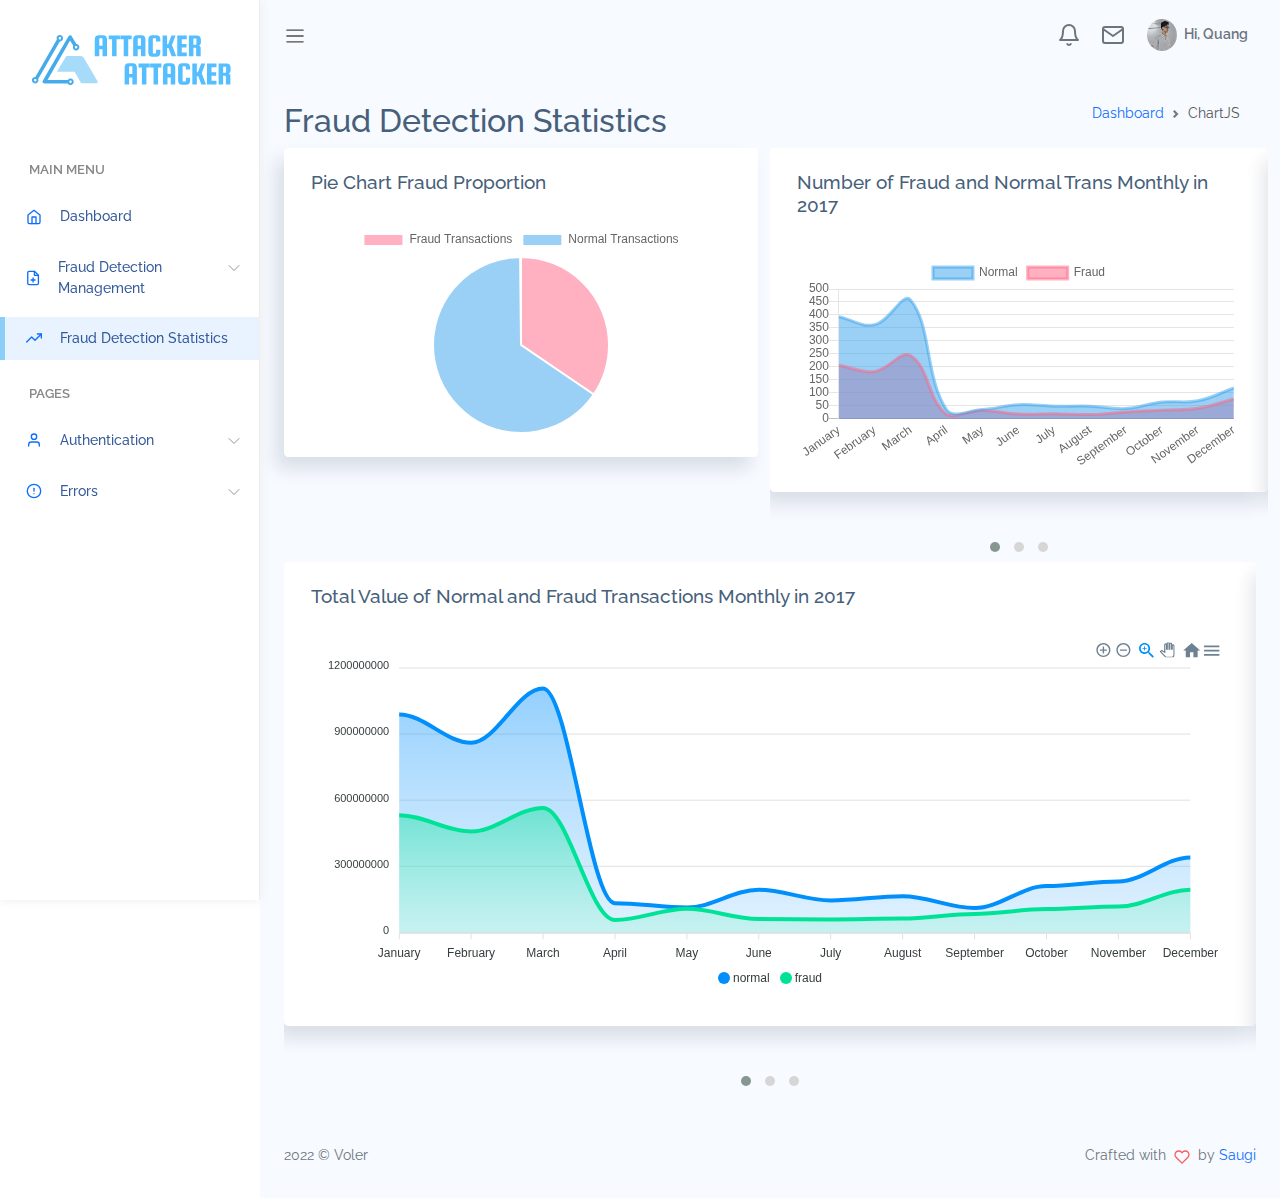
<file: web interface/ui-chart-chartjs.html>
<!DOCTYPE html>
<html lang="en">

<head>
    <meta charset="UTF-8">
    <meta name="viewport" content="width=device-width, initial-scale=1.0">
    <title>Fraud Detection Statistics - Attacker Admin Dashboard</title>

    <link rel="stylesheet" href="assets/css/bootstrap.css">

    <link rel="stylesheet" href="assets/vendors/chartjs/Chart.min.css">

    <link rel="stylesheet" href="assets/vendors/perfect-scrollbar/perfect-scrollbar.css">
    <link rel="stylesheet" href="assets/css/app.css">

    <link rel="shortcut icon" href="assets/images/favicon.svg" type="image/x-icon">
</head>

<body>
    <div id="app">
        <div id="sidebar" class='active'>
            <div class="sidebar-wrapper active">
                <div class="sidebar-header">
                    <img src="assets/images/logo.svg" alt="" srcset="">
                </div>
                <div class="sidebar-menu">
                    <ul class="menu">


                        <li class='sidebar-title'>Main Menu</li>



                        <li class="sidebar-item">

                            <a href="index.html" class='sidebar-link'>
                                <i data-feather="home" width="20"></i>
                                <span>Dashboard</span>
                            </a>


                        </li>



                        <li class="sidebar-item  has-sub">

                            <a href="table-datatable.html" class='sidebar-link'>
                                <i data-feather="file-plus" width="20"></i>
                                <span>Fraud Detection Management</span>
                            </a>
                            <ul class="submenu ">

                                <li>
                                    <a href="table-datatable.html">All Transactions</a>
                                </li>

                                <li>
                                    <a href="table-datatable.html">Fraud Transactions</a>
                                </li>

                                <li>
                                    <a href="table-datatable.html">Normal Transactions</a>
                                </li>

                            </ul>

                        </li>


                        <li class="sidebar-item active">

                            <a href="ui-chart-chartjs.html" class='sidebar-link'>
                                <i data-feather="trending-up" width="20"></i>
                                <span>Fraud Detection Statistics</span>
                            </a>

                        </li>



                        <li class='sidebar-title'>Pages</li>



                        <li class="sidebar-item  has-sub">

                            <a href="#" class='sidebar-link'>
                                <i data-feather="user" width="20"></i>
                                <span>Authentication</span>
                            </a>


                            <ul class="submenu ">

                                <li>
                                    <a href="auth-login.html">Login</a>
                                </li>

                                <li>
                                    <a href="auth-register.html">Register</a>
                                </li>

                                <li>
                                    <a href="auth-forgot-password.html">Forgot Password</a>
                                </li>

                            </ul>

                        </li>



                        <li class="sidebar-item  has-sub">

                            <a href="#" class='sidebar-link'>
                                <i data-feather="alert-circle" width="20"></i>
                                <span>Errors</span>
                            </a>


                            <ul class="submenu ">

                                <li>
                                    <a href="error-403.html">403</a>
                                </li>

                                <li>
                                    <a href="error-404.html">404</a>
                                </li>

                                <li>
                                    <a href="error-500.html">500</a>
                                </li>

                            </ul>

                        </li>


                    </ul>
                </div>
                <button class="sidebar-toggler btn x"><i data-feather="x"></i></button>
            </div>
        </div>
        <div id="main">
            <nav class="navbar navbar-header navbar-expand navbar-light">
                <a class="sidebar-toggler" href="#"><span class="navbar-toggler-icon"></span></a>
                <button class="btn navbar-toggler" type="button" data-bs-toggle="collapse"
                    data-bs-target="#navbarSupportedContent" aria-controls="navbarSupportedContent"
                    aria-expanded="false" aria-label="Toggle navigation">
                    <span class="navbar-toggler-icon"></span>
                </button>
                <div class="collapse navbar-collapse" id="navbarSupportedContent">
                    <ul class="navbar-nav d-flex align-items-center navbar-light ms-auto">
                        <li class="dropdown nav-icon">
                            <a href="#" data-bs-toggle="dropdown"
                                class="nav-link  dropdown-toggle nav-link-lg nav-link-user">
                                <div class="d-lg-inline-block">
                                    <i data-feather="bell"></i>
                                </div>
                            </a>
                            <div class="dropdown-menu dropdown-menu-end dropdown-menu-large">
                                <h6 class='py-2 px-4'>Notifications</h6>
                                <ul class="list-group rounded-none">
                                    <li class="list-group-item border-0 align-items-start">
                                        <div class="avatar bg-success me-3">
                                            <span class="avatar-content"><i data-feather="shopping-cart"></i></span>
                                        </div>
                                        <div>
                                            <h6 class='text-bold'>New Order</h6>
                                            <p class='text-xs'>
                                                An order made by Ahmad Saugi for product Samsung Galaxy S69
                                            </p>
                                        </div>
                                    </li>
                                </ul>
                            </div>
                        </li>
                        <li class="dropdown nav-icon me-2">
                            <a href="#" data-bs-toggle="dropdown"
                                class="nav-link dropdown-toggle nav-link-lg nav-link-user">
                                <div class="d-lg-inline-block">
                                    <i data-feather="mail"></i>
                                </div>
                            </a>
                            <div class="dropdown-menu dropdown-menu-end">
                                <a class="dropdown-item" href="#"><i data-feather="user"></i> Account</a>
                                <a class="dropdown-item active" href="#"><i data-feather="mail"></i> Messages</a>
                                <a class="dropdown-item" href="#"><i data-feather="settings"></i> Settings</a>
                                <div class="dropdown-divider"></div>
                                <a class="dropdown-item" href="#"><i data-feather="log-out"></i> Logout</a>
                            </div>
                        </li>
                        <li class="dropdown">
                            <a href="#" data-bs-toggle="dropdown"
                                class="nav-link dropdown-toggle nav-link-lg nav-link-user">
                                <div class="avatar me-1">
                                    <img src="assets/images/avatar/avatar-s-1.png" alt="" srcset="">
                                </div>
                                <div class="d-none d-md-block d-lg-inline-block">Hi, Quang</div>
                            </a>
                            <div class="dropdown-menu dropdown-menu-end">
                                <a class="dropdown-item" href="#"><i data-feather="user"></i> Account</a>
                                <a class="dropdown-item active" href="#"><i data-feather="mail"></i> Messages</a>
                                <a class="dropdown-item" href="#"><i data-feather="settings"></i> Settings</a>
                                <div class="dropdown-divider"></div>
                                <a class="dropdown-item" href="#"><i data-feather="log-out"></i> Logout</a>
                            </div>
                        </li>
                    </ul>
                </div>
            </nav>

            <div class="main-content container-fluid">
                <div class="page-title">
                    <div class="row">
                        <div class="col-12 col-md-6 order-md-1 order-last">
                            <h3>Fraud Detection Statistics</h3>
                        </div>
                        <div class="col-12 col-md-6 order-md-2 order-first">
                            <nav aria-label="breadcrumb" class='breadcrumb-header'>
                                <ol class="breadcrumb">
                                    <li class="breadcrumb-item"><a href="index.html">Dashboard</a></li>
                                    <li class="breadcrumb-item active" aria-current="page">ChartJS</li>
                                </ol>
                            </nav>
                        </div>
                    </div>

                </div>
                <section class="section">
                    <div class="row">
                        <div class="col-md-6">
                            <div class="card">
                                <div class="card-header">
                                    <h4 class="card-title">Pie Chart Fraud Proportion</h4>
                                </div>
                                <div class="card-body">
                                    <canvas id="bar"></canvas>
                                </div>
                            </div>
                        </div>
                        <div class="col-md-6 owl-carousel owl-theme" style="padding:0px;">
                            <div id="slide1" class="card">
                                <div class="card-header">
                                    <h4 class="card-title">Number of Fraud and Normal Trans Monthly in 2017</h4>
                                </div>
                                <div class="card-body">
                                    <canvas id="line1"></canvas>
                                </div>
                            </div>
                            <div id="slide2" class="card">
                                <div class="card-header">
                                    <h4 class="card-title">Number of Fraud and Normal Trans Monthly in 2018</h4>
                                </div>
                                <div class="card-body">
                                    <canvas id="line2"></canvas>
                                </div>
                            </div>
                            <div id="slide3" class="card">
                                <div class="card-header">
                                    <h4 class="card-title">Number of Fraud and Normal Trans Monthly in 2019</h4>
                                </div>
                                <div class="card-body">
                                    <canvas id="line3"></canvas>
                                </div>
                            </div>
                        </div>
                    </div>
                    <div class="row">
                        <div class="col-md-12 owl-carousel owl-theme">
                            <div id="item1" class="card">
                                <div class="card-header">
                                    <h4>Total Value of Normal and Fraud Transactions Monthly in 2017</h4>
                                </div>
                                <div class="card-body">
                                    <div id="area1"></div>
                                </div>
                            </div>
                            <div id="item2" class="card">
                                <div class="card-header">
                                    <h4>Total Value of Normal and Fraud Transactions Monthly in 2018</h4>
                                </div>
                                <div class="card-body">
                                    <div id="area2"></div>
                                </div>
                            </div>
                            <div id="item3" class="card">
                                <div class="card-header">
                                    <h4>Total Value of Normal and Fraud Transactions Monthly in 2019</h4>
                                </div>
                                <div class="card-body">
                                    <div id="area3"></div>
                                </div>
                            </div>
                        </div>
                    </div>
                </section>
            </div>

            <footer>
                <div class="footer clearfix mb-0 text-muted">
                    <div class="float-start">
                        <p>2022 &copy; Voler</p>
                    </div>
                    <div class="float-end">
                        <p>Crafted with <span class='text-danger'><i data-feather="heart"></i></span> by <a
                                href="https://saugi.me">Saugi</a></p>
                    </div>
                </div>
            </footer>
        </div>
    </div>
    <script src="https://ajax.googleapis.com/ajax/libs/jquery/3.6.0/jquery.min.js"></script>
    <script src="https://cdnjs.cloudflare.com/ajax/libs/OwlCarousel2/2.3.4/owl.carousel.min.js"></script>
    <link rel="stylesheet"
        href="https://cdnjs.cloudflare.com/ajax/libs/OwlCarousel2/2.3.4/assets/owl.carousel.min.css" />
    <link rel="stylesheet"
        href="https://cdnjs.cloudflare.com/ajax/libs/OwlCarousel2/2.3.4/assets/owl.theme.default.min.css" />

    <script src="assets/js/feather-icons/feather.min.js"></script>
    <script src="assets/vendors/perfect-scrollbar/perfect-scrollbar.min.js"></script>
    <script src="assets/js/app.js"></script>

    <script src="assets/vendors/chartjs/Chart.min.js"></script>
    <script src="assets/vendors/apexcharts/apexcharts.min.js"></script>

    <script src="assets/js/pages/ui-chartjs.js"></script>
    <script type="text/javascript">
        $('.owl-carousel').owlCarousel({
            loop: false,
            margin: 4,
            items: 1,
            
            autoplay: true,
            autoplayTimeout: 5000,
            autoplayHoverPause: true
        });
    </script>
    <script src="assets/js/main.js"></script>
</body>

</html>
</file>
<file: web interface/assets/css/app.css>
@import url(https://fonts.googleapis.com/css2?family=Raleway:wght@400;500&display=swap);

.color-primary {
    color: #5a8dee
}

.color-secondary {
    color: #475f7b
}

.color-success {
    color: #39da8a
}

.color-danger {
    color: #ff5b5c
}

.color-warning {
    color: #fdac41
}

.color-info {
    color: #00cfdd
}

.color-dark {
    color: #222f3e
}

.color-light {
    color: #a3afbd
}

.color-link {
    color: #2178d1
}

* {
    font-family: Raleway
}

#app {
    position: relative
}

#main {
    margin-left: 260px;
    background-color: #f7faff;
    min-height: 100vh;
    transition: margin-left .6s ease-out
}

#main .main-content {
    padding: 2rem 1.5rem
}

#main .main-content .page-title h3 {
    font-size: 2rem
}

#main .main-content .text-subtitle {
    font-size: .9rem
}

.breadcrumb-header .breadcrumb {
    justify-content: flex-end
}

.alert.alert-dismissible .close:focus, .custom-switch .custom-control-label:focus, .dropdown .dropdown-toggle:focus, .dropleft .dropdown-toggle:focus, .dropright .dropdown-toggle:focus, .dropup .dropdown-toggle:focus, .list-group button.list-group-item:focus, .modal .modal-content .modal-header .close:active, .modal .modal-content .modal-header .close:focus, .modal .modal-content .modal-header .close:hover, .navbar-components-wrapper .navbar .navbar-container.navbar-dark .navbar-toggler:focus, .navbar-components-wrapper .navbar .navbar-container.navbar-light .navbar-toggler:focus, .toast .toast-header .close:active, .toast .toast-header .close:focus, a:focus {
    outline: 0
}

section .section-title:after {
    width: 70px;
    height: 2px;
    content: "";
    margin: .6rem 0 1rem;
    background-color: #5a8dee;
    display: block
}

a {
    text-decoration: none
}

a, button {
    outline: 0
}

.feather, i {
    font-size: 14px;
    height: 1rem
}

footer {
    padding: 1rem 1.5rem
}

@media screen and (max-width:767px) {
    #main {
        margin-left: 0
    }

    .breadcrumb-header .breadcrumb {
        justify-content: flex-start;
        padding: 0;
        font-size: .8rem
    }
}

.alert {
    border: none
}

.alert p {
    margin-bottom: 0
}

.alert button.close {
    padding: .75rem;
    line-height: .75
}

.alert .alert-heading, .alert .alert-heading+p {
    margin-left: .4rem
}

.alert-primary {
    background-color: #029eff;
    color: #fff;
    box-shadow: 1px 2px 9px rgba(2, 158, 255, .3)
}

.alert-primary a {
    color: #fff
}

.alert-secondary {
    background-color: #ebeef3;
    color: #383d41;
    box-shadow: 1px 2px 9px rgba(235, 238, 243, .3)
}

.alert-secondary a {
    color: #fff
}

.alert-success {
    background-color: #39da8a;
    color: #fff;
    box-shadow: 1px 2px 9px rgba(57, 218, 138, .3)
}

.alert-success a {
    color: #fff
}

.alert-warning {
    background-color: #fdd347;
    color: #fff;
    box-shadow: 1px 2px 9px rgba(253, 211, 71, .3)
}

.alert-warning a {
    color: #fff
}

.alert-danger {
    background-color: #f55260;
    color: #fff;
    box-shadow: 1px 2px 9px rgba(245, 82, 96, .3)
}

.alert-danger a {
    color: #fff
}

.alert-dark {
    background-color: #454546;
    color: #fff;
    box-shadow: 1px 2px 9px rgba(69, 69, 70, .3)
}

.alert-dark a {
    color: #fff
}

.alert-light {
    background-color: #fefefe;
    color: #818182;
    box-shadow: 1px 2px 9px hsla(0, 0%, 99.6%, .3)
}

.alert-light a {
    color: #fff
}

.alert-info {
    background-color: #56b6f7;
    color: #fff;
    box-shadow: 1px 2px 9px rgba(86, 182, 247, .3)
}

.alert-info a {
    color: #fff
}

.alert-light-primary {
    background-color: #e2ecff
}

.alert-light-secondary {
    background-color: #e6eaee
}

.alert-light-success {
    background-color: #d2ffe8
}

.alert-light-danger {
    background-color: #ffdede
}

.alert-light-warning {
    background-color: #ffeed9
}

.alert-light-info {
    background-color: #ccf5f8
}

.avatar {
    display: inline-flex;
    border-radius: 50%;
    text-align: center;
    vertical-align: middle;
    position: relative
}

.avatar .avatar-content {
    width: 32px;
    height: 32px;
    color: #fff;
    display: flex;
    justify-content: center;
    align-items: center;
    font-size: .875rem
}

.avatar .avatar-content i, .avatar .avatar-content svg {
    color: #fff;
    font-size: 1rem;
    height: 1rem
}

.avatar img {
    width: 32px;
    height: 32px;
    border-radius: 50%
}

.avatar .avatar-status {
    width: .7rem;
    height: .7rem;
    position: absolute;
    border-radius: 50%;
    border: 1px solid #fff;
    bottom: 0;
    right: 0
}

.avatar.avatar-sm .avatar-content, .avatar.avatar-sm img {
    width: 24px;
    height: 24px;
    font-size: .8rem
}

.avatar.avatar-lg .avatar-content, .avatar.avatar-lg img {
    width: 48px;
    height: 48px;
    font-size: 1.2rem
}

.avatar.avatar-xl .avatar-content, .avatar.avatar-xl img {
    width: 60px;
    height: 60px;
    font-size: 1.4rem
}

.btn .badge {
    border-radius: 50%;
    margin-left: 5px
}

.btn .badge.bg-transparent {
    background-color: hsla(0, 0%, 100%, .25) !important;
    color: #fff
}

.btn i, .btn svg {
    width: 16px;
    height: 16px
}

.btn.icon {
    padding: .4rem .6rem
}

.btn.icon svg {
    width: 16px;
    height: 16px
}

.btn.icon.icon-left svg {
    margin-right: 3px
}

.btn.icon.icon-right svg {
    margin-left: 3px
}

.btn.btn-outline-white {
    color: #fff;
    border-color: #fff
}

.btn.btn-outline-white:hover {
    color: #333;
    background-color: #fff
}

.btn.btn-danger, .btn.btn-dark, .btn.btn-info, .btn.btn-light, .btn.btn-link, .btn.btn-primary, .btn.btn-secondary, .btn.btn-success, .btn.btn-warning {
    color: #fff
}

.btn-block {
    width: 100%
}

.btn-group:not(.dropdown) .btn:not([class*=btn-]) {
    border: 1px solid #dfe3e7
}

.btn-group>.btn {
    border-radius: .267rem
}

.buttons .btn {
    margin: 0 10px 10px 0
}

.breadcrumb.breadcrumb-right {
    justify-content: flex-end;
    margin-top: 1rem
}

.breadcrumb.breadcrumb-center {
    justify-content: center;
    margin-top: 1rem
}

.carousel-inner {
    border-radius: .7rem;
    box-shadow: 0 5px 10px #adb5bd
}

.carousel-caption h5 {
    color: #fff
}

.divider {
    display: block;
    text-align: center;
    overflow: hidden;
    margin: 1rem 0
}

.divider .divider-text {
    position: relative;
    display: inline-block;
    padding: 0 1rem;
    background-color: #fff
}

.divider .divider-text:after, .divider .divider-text:before {
    content: "";
    position: absolute;
    top: 50%;
    width: 9999px;
    border-top: 1px solid #dfe3e7
}

.divider .divider-text:before {
    right: 100%
}

.divider .divider-text:after {
    left: 100%
}

.divider.divider-left .divider-text {
    left: 0;
    float: left;
    padding-left: 0
}

.divider.divider-left-center .divider-text {
    left: -25%
}

.divider.divider-right-center .divider-text {
    left: 25%
}

.divider.divider-right .divider-text {
    float: right;
    padding-right: 0
}

.dropdown-toggle:after {
    color: #fff
}

.dropdown-menu-large {
    min-width: 16rem
}

.form-group {
    margin-bottom: .7rem
}

.form-group label {
    font-size: .755rem;
    text-transform: uppercase;
    color: rgba(35, 28, 99, .7);
    font-weight: 500
}

.form-group small {
    font-size: .7rem
}

.form-group.with-title {
    position: relative
}

.form-group.with-title label {
    position: absolute;
    top: 0;
    left: 0;
    padding: 5px;
    font-size: .6rem;
    background-color: #e9ecef;
    width: 100%;
    transition: border-color .15s ease-in-out, box-shadow .15s ease-in-out
}

.form-group.with-title .form-control, .form-group.with-title dataTable-input {
    padding-top: 2rem
}

.form-group.with-title .form-control:focus~label, .form-group.with-title dataTable-input:focus~label {
    border-left: 1px solid #5a8dee;
    border-top: 1px solid #5a8dee;
    border-right: 1px solid #5a8dee
}

.form-group[class*=has-icon-].has-icon-left .form-control {
    padding-left: 2.5rem
}

.form-group[class*=has-icon-].has-icon-left .form-control-icon {
    left: 0
}

.form-group[class*=has-icon-].has-icon-right .form-control {
    padding-right: 2.5rem
}

.form-group[class*=has-icon-].has-icon-right .form-control-icon {
    right: 0
}

.form-group[class*=has-icon-] .form-control:focus~.form-control-icon i, .form-group[class*=has-icon-] .form-control:focus~.form-control-icon svg {
    color: #5a8dee
}

.form-group[class*=has-icon-] .form-control-icon {
    position: absolute;
    top: 50%;
    transform: translateY(-50%);
    padding: 0 .6rem
}

.form-group[class*=has-icon-] .form-control-icon i, .form-group[class*=has-icon-] .form-control-icon svg {
    width: 1.2rem
}

.form-check .form-check-input[class*=bg-] {
    border: 0
}

.form-check .form-check-input:focus {
    box-shadow: none
}

.form-check .form-check-input.form-check-primary {
    background-color: #5a8dee;
    border-color: #5a8dee
}

.form-check .form-check-input.form-check-primary:not(:checked) {
    background-color: transparent;
    border: 1px solid #ced4da
}

.form-check .form-check-input.form-check-primary.form-check-glow {
    box-shadow: 0 0 5px #88adf3
}

.form-check .form-check-input.form-check-primary.form-check-glow:not(:checked) {
    box-shadow: none
}

.form-check .form-check-input.form-check-secondary {
    background-color: #475f7b;
    border-color: #475f7b
}

.form-check .form-check-input.form-check-secondary:not(:checked) {
    background-color: transparent;
    border: 1px solid #ced4da
}

.form-check .form-check-input.form-check-secondary.form-check-glow {
    box-shadow: 0 0 5px #5a789b
}

.form-check .form-check-input.form-check-secondary.form-check-glow:not(:checked) {
    box-shadow: none
}

.form-check .form-check-input.form-check-success {
    background-color: #39da8a;
    border-color: #39da8a
}

.form-check .form-check-input.form-check-success:not(:checked) {
    background-color: transparent;
    border: 1px solid #ced4da
}

.form-check .form-check-input.form-check-success.form-check-glow {
    box-shadow: 0 0 5px #64e2a3
}

.form-check .form-check-input.form-check-success.form-check-glow:not(:checked) {
    box-shadow: none
}

.form-check .form-check-input.form-check-danger {
    background-color: #ff5b5c;
    border-color: #ff5b5c
}

.form-check .form-check-input.form-check-danger:not(:checked) {
    background-color: transparent;
    border: 1px solid #ced4da
}

.form-check .form-check-input.form-check-danger.form-check-glow {
    box-shadow: 0 0 5px #ff8e8f
}

.form-check .form-check-input.form-check-danger.form-check-glow:not(:checked) {
    box-shadow: none
}

.form-check .form-check-input.form-check-warning {
    background-color: #fdac41;
    border-color: #fdac41
}

.form-check .form-check-input.form-check-warning:not(:checked) {
    background-color: transparent;
    border: 1px solid #ced4da
}

.form-check .form-check-input.form-check-warning.form-check-glow {
    box-shadow: 0 0 5px #fec273
}

.form-check .form-check-input.form-check-warning.form-check-glow:not(:checked) {
    box-shadow: none
}

.form-check .form-check-input.form-check-info {
    background-color: #00cfdd;
    border-color: #00cfdd
}

.form-check .form-check-input.form-check-info:not(:checked) {
    background-color: transparent;
    border: 1px solid #ced4da
}

.form-check .form-check-input.form-check-info.form-check-glow {
    box-shadow: 0 0 5px #11f0ff
}

.form-check .form-check-input.form-check-info.form-check-glow:not(:checked) {
    box-shadow: none
}

.form-check .form-check-input.form-check-dark {
    background-color: #222f3e;
    border-color: #222f3e
}

.form-check .form-check-input.form-check-dark:not(:checked) {
    background-color: transparent;
    border: 1px solid #ced4da
}

.form-check .form-check-input.form-check-dark.form-check-glow {
    box-shadow: 0 0 5px #34485f
}

.form-check .form-check-input.form-check-dark.form-check-glow:not(:checked) {
    box-shadow: none
}

.form-check .form-check-input.form-check-light {
    background-color: #a3afbd;
    border-color: #a3afbd
}

.form-check .form-check-input.form-check-light:not(:checked) {
    background-color: transparent;
    border: 1px solid #ced4da
}

.form-check .form-check-input.form-check-light.form-check-glow {
    box-shadow: 0 0 5px #c1c9d2
}

.form-check .form-check-input.form-check-light.form-check-glow:not(:checked) {
    box-shadow: none
}

.form-check .form-check-input.form-check-link {
    background-color: #2178d1;
    border-color: #2178d1
}

.form-check .form-check-input.form-check-link:not(:checked) {
    background-color: transparent;
    border: 1px solid #ced4da
}

.form-check .form-check-input.form-check-link.form-check-glow {
    box-shadow: 0 0 5px #4492e1
}

.form-check .form-check-input.form-check-link.form-check-glow:not(:checked) {
    box-shadow: none
}

.form-check.form-check-sm .form-check-input {
    width: .9rem;
    height: .9rem;
    margin-top: .3em
}

.form-check.form-check-sm label {
    font-size: .7rem
}

.form-check.form-check-primary .form-check-input {
    background-color: #5a8dee;
    border-color: #5a8dee
}

.form-check.form-check-secondary .form-check-input {
    background-color: #475f7b;
    border-color: #475f7b
}

.form-check.form-check-success .form-check-input {
    background-color: #39da8a;
    border-color: #39da8a
}

.form-check.form-check-danger .form-check-input {
    background-color: #ff5b5c;
    border-color: #ff5b5c
}

.form-check.form-check-warning .form-check-input {
    background-color: #fdac41;
    border-color: #fdac41
}

.form-check.form-check-info .form-check-input {
    background-color: #00cfdd;
    border-color: #00cfdd
}

.form-check.form-check-dark .form-check-input {
    background-color: #222f3e;
    border-color: #222f3e
}

.form-check.form-check-light .form-check-input {
    background-color: #a3afbd;
    border-color: #a3afbd
}

.form-check.form-check-link .form-check-input {
    background-color: #2178d1;
    border-color: #2178d1
}

.dataTable-input {
    min-height: calc(1.5em + .934rem + 2px);
    padding: .467rem .6rem;
    font-size: .9025rem;
    font-weight: 400;
    line-height: 1.5;
    color: #555252;
    background-color: #fff;
    background-clip: padding-box;
    border: 1px solid #dfe3e7;
    -webkit-appearance: none;
    -moz-appearance: none;
    appearance: none;
    border-radius: .25rem;
    transition: border-color .15s ease-in-out, box-shadow .15s ease-in-out
}

.dataTable-input:focus {
    color: #555252;
    background-color: #fff;
    border-color: #5a8dee;
    outline: 0;
    box-shadow: 0 3px 8px 0 rgba(0, 0, 0, .1)
}

.modal .modal-content {
    box-shadow: -8px 12px 18px 0 rgba(25, 42, 70, .13);
    border: none
}

.modal .modal-full {
    max-width: 94%
}

.modal .white {
    color: #fff
}

.modal .modal-header {
    display: flex;
    justify-content: space-between;
    align-items: center
}

.modal .modal-header .modal-title {
    font-size: 1.1rem
}

.modal .modal-header .close {
    padding: 7px 10px;
    border-radius: 50%;
    background: none;
    border: none
}

.modal .modal-header .close:hover {
    background: #dee2e6
}

.modal .modal-header i, .modal .modal-header svg {
    font-size: 12px;
    height: 12px;
    width: 12px
}

.modal .modal-footer {
    padding: 1rem 2rem
}

.modal.modal-borderless .modal-header {
    border-bottom: 0
}

.modal.modal-borderless .modal-footer {
    border-top: 0
}

#sidebar.active .sidebar-wrapper {
    left: 0
}

#sidebar:not(.active)~#main {
    margin-left: 0
}

.sidebar-wrapper {
    width: 260px;
    height: 100vh;
    position: fixed;
    top: 0;
    z-index: 10;
    background-color: #fff;
    bottom: 0;
    border-right: 1px solid #eee;
    box-shadow: 0 0 10px #ececec;
    left: -260px;
    transition: left .6s ease-out
}

.sidebar-wrapper .sidebar-header {
    padding: 2rem 2rem 1rem;
    font-size: 2rem;
    font-weight: 700
}

.sidebar-wrapper .sidebar-header img {
    height: 3.5rem;
    width: 200px;
}

.sidebar-wrapper .sidebar-toggler.x {
    position: absolute;
    right: 0;
    top: .5rem;
    display: none
}

.sidebar-wrapper .menu {
    padding-left: 0;
    margin-top: 2rem
}

.sidebar-wrapper .menu .sidebar-title {
    padding: 1.5rem 1.8rem .5rem;
    font-size: .8rem;
    font-weight: 600;
    color: #888;
    text-transform: uppercase
}

.sidebar-wrapper .menu .sidebar-link {
    display: block;
    padding: .7rem 1.5rem;
    font-size: .85rem;
    display: flex;
    align-items: center;
    transition: all .5s
}

.sidebar-wrapper .menu .sidebar-link:hover span {
    opacity: 1
}

.sidebar-wrapper .menu .sidebar-link>span {
    color: #053382;
    font-weight: 500;
    margin-left: 1rem;
    opacity: .8
}

.sidebar-wrapper .menu .sidebar-item {
    list-style: none;
    margin-top: .5rem;
    position: relative
}

.sidebar-wrapper .menu .sidebar-item.has-sub .sidebar-link:after {
    content: url('data:image/svg+xml;charset=utf-8,<svg xmlns="http://www.w3.org/2000/svg" width="20" height="20" viewBox="0 0 24 24" fill="none" stroke="currentColor" stroke-width="2" stroke-linecap="round" stroke-linejoin="round" class="feather feather-chevron-down"><path stroke="gray" stroke-width="1" d="M6 9l6 6 6-6"/></svg>');
    position: absolute;
    color: #ccc;
    right: 15px;
    top: 12px;
    display: block
}

.sidebar-wrapper .menu .sidebar-item.active .sidebar-link {
    background-color: #e8f3ff
}

.sidebar-wrapper .menu .sidebar-item.active .sidebar-link:before {
    content: "";
    position: absolute;
    left: 0;
    height: 100%;
    top: 0;
    bottom: 0;
    background-color: rgba(46, 170, 244, .5);
    width: 5px
}

.sidebar-wrapper .menu .submenu {
    list-style: none;
    max-height: 0;
    transition: max-height .5s ease-out;
    overflow: hidden
}

.sidebar-wrapper .menu .submenu.active {
    max-height: 500px
}

.sidebar-wrapper .menu .submenu li a {
    padding: .7rem 3rem;
    display: block;
    color: #676767;
    font-size: .75rem;
    font-weight: 500;
    letter-spacing: .5px;
    transition: all .2s
}

.sidebar-wrapper .menu .submenu li a:hover {
    margin-left: .3rem
}

@media screen and (max-width:767px) {
    .sidebar-wrapper {
        left: -270px
    }

    .sidebar-wrapper .sidebar-toggler.x {
        display: block
    }
}

.card {
    box-shadow: -8px 12px 18px 0 rgba(25, 42, 70, .13);
    margin-bottom: 2.2rem
}

.card.card-statistic {
    box-shadow: 1px 2px 5px rgba(47, 170, 244, .5);
    background: linear-gradient(180deg, #25a6f1, #54b9ff);
    border: none
}

.card.card-statistic .card-title {
    text-transform: uppercase;
    color: #fff;
    letter-spacing: .8px;
    font-weight: 400;
    font-size: 1.3rem;
    margin-bottom: 0;
    margin-top: 5px
}

.card.card-statistic .card-right p {
    font-size: 1.5rem;
    color: #fff;
    margin-bottom: 0
}

.card.card-statistic .card-right span.green {
    color: #6fff6f
}

.card.card-statistic .card-right span.red {
    color: #ff7979
}

.card.card-statistic .chart-wrapper {
    height: 100px
}

.card .card-header {
    border: none
}

.card .card-header h4 {
    font-size: 1.2rem
}

.card .card-header~.card-body {
    padding-top: 0
}

.card .card-content {
    position: relative
}

.card .card-title {
    font-size: 1.2rem
}

.card .card-body {
    padding: 1.4rem 1.7rem
}

.card .card-heading {
    color: #555;
    font-size: 1.5rem
}

.card .card-img-overlay {
    background-color: rgba(0, 0, 0, .6)
}

.card .card-img-overlay p {
    color: #eee
}

.card .card-img-overlay .card-title {
    color: #fff
}

.pricing .card {
    box-shadow: none;
    border-right: 1px solid #e9ecef;
    box-shadow: 0 10px 10px #e9ecef;
    margin-bottom: .5rem
}

.pricing h1 {
    text-align: center;
    font-size: 4rem;
    margin-bottom: 3rem
}

.pricing .card-header .card-title {
    font-size: 2rem !important;
    margin-bottom: 0
}

.pricing .card-header p {
    font-size: .8rem
}

.pricing ul li {
    list-style: none;
    margin-bottom: .5rem
}

.pricing ul li i, .pricing ul li svg {
    width: 1rem;
    color: #39da8a;
    font-size: 1rem;
    margin-right: 7px
}

.pricing .card-highlighted {
    background-color: #5a8dee;
    padding-top: 20px;
    padding-bottom: 20px
}

.pricing .card-highlighted .card-body, .pricing .card-highlighted .card-header {
    background-color: #5a8dee;
    color: #fff
}

.pricing .card-highlighted ul li {
    color: #fff
}

.pricing .card-highlighted ul li i, .pricing .card-highlighted ul li svg {
    color: tint-color(#28a745, 2)
}

.pricing .card-highlighted .card-footer {
    background-color: #5a8dee
}

.pricing .card-highlighted .card-title {
    color: #fff;
    font-size: 1.8rem
}

.nav-pills .nav-link.active {
    box-shadow: 0 2px 10px rgba(90, 141, 238, .5)
}

.nav-tabs, .nav-tabs .nav-link {
    border: none
}

.nav-tabs .nav-link:hover {
    border: none;
    text-shadow: 0 0 2px rgba(90, 141, 238, .3)
}

.nav-tabs .nav-link.active {
    border: none;
    position: relative;
    color: #5a8dee
}

.nav-tabs .nav-link.active:after {
    content: "";
    width: 100%;
    position: absolute;
    bottom: 0;
    height: 2px;
    background-color: #5a8dee;
    left: 0;
    box-shadow: 0 2px 5px rgba(90, 141, 238, .5)
}

.navbar {
    height: 70px;
    padding: 1.5rem
}

.navbar .nav-link-user img {
    width: 30px
}

.navbar.navbar-header li {
    display: flex;
    align-items: center
}

.navbar.navbar-header li.nav-icon {
    margin-right: .4rem
}

.navbar.navbar-header li.nav-icon .nav-link {
    display: block;
    padding: .4rem;
    border-radius: 50%
}

.navbar.navbar-header li.nav-icon .nav-link:hover {
    background-color: #e9ecef
}

.navbar.navbar-header .dropdown>a {
    color: #6c757d;
    font-weight: 600
}

.navbar.navbar-header .dropdown>a svg {
    height: 24px;
    width: 24px
}

.navbar.navbar-header .dropdown>a:after {
    display: none
}

.pagination.pagination-primary .page-item.active .page-link {
    background-color: #5a8dee;
    border-color: #5a8dee;
    box-shadow: 0 2px 5px rgba(90, 141, 238, .3)
}

.pagination.pagination-secondary .page-item.active .page-link {
    background-color: #475f7b;
    border-color: #475f7b;
    box-shadow: 0 2px 5px rgba(71, 95, 123, .3)
}

.pagination.pagination-success .page-item.active .page-link {
    background-color: #39da8a;
    border-color: #39da8a;
    box-shadow: 0 2px 5px rgba(57, 218, 138, .3)
}

.pagination.pagination-danger .page-item.active .page-link {
    background-color: #ff5b5c;
    border-color: #ff5b5c;
    box-shadow: 0 2px 5px rgba(255, 91, 92, .3)
}

.pagination.pagination-warning .page-item.active .page-link {
    background-color: #fdac41;
    border-color: #fdac41;
    box-shadow: 0 2px 5px rgba(253, 172, 65, .3)
}

.pagination.pagination-info .page-item.active .page-link {
    background-color: #00cfdd;
    border-color: #00cfdd;
    box-shadow: 0 2px 5px rgba(0, 207, 221, .3)
}

.pagination.pagination-dark .page-item.active .page-link {
    background-color: #222f3e;
    border-color: #222f3e;
    box-shadow: 0 2px 5px rgba(34, 47, 62, .3)
}

.pagination.pagination-light .page-item.active .page-link {
    background-color: #a3afbd;
    border-color: #a3afbd;
    box-shadow: 0 2px 5px rgba(163, 175, 189, .3)
}

.pagination.pagination-link .page-item.active .page-link {
    background-color: #2178d1;
    border-color: #2178d1;
    box-shadow: 0 2px 5px rgba(33, 120, 209, .3)
}

.page-item:not(.active) .page-link:hover {
    color: #000
}

.page-item i, .page-item svg {
    font-size: 13px;
    width: 13px;
    height: 13px
}

.page-item .page-link {
    font-size: .875rem
}

.page-item .page-link:focus {
    box-shadow: none
}

.page-item:first-child {
    margin-right: .4rem
}

.page-item:last-child {
    margin-left: .4rem
}

.dataTable-table td, .dataTable-table thead th, .table td, .table thead th {
    vertical-align: middle
}

.dataTable-table thead th, .table thead th {
    border-bottom: 2px solid #475f7b
}

.dataTable-container {
    overflow-x: auto
}

.progress.progress-primary {
    overflow: visible
}

.progress.progress-primary .progress-bar {
    background-color: #5a8dee;
    border-radius: 1rem;
    box-shadow: 0 2px 3px rgba(90, 141, 238, .8)
}

.progress.progress-secondary {
    overflow: visible
}

.progress.progress-secondary .progress-bar {
    background-color: #475f7b;
    border-radius: 1rem;
    box-shadow: 0 2px 3px rgba(71, 95, 123, .8)
}

.progress.progress-success {
    overflow: visible
}

.progress.progress-success .progress-bar {
    background-color: #39da8a;
    border-radius: 1rem;
    box-shadow: 0 2px 3px rgba(57, 218, 138, .8)
}

.progress.progress-danger {
    overflow: visible
}

.progress.progress-danger .progress-bar {
    background-color: #ff5b5c;
    border-radius: 1rem;
    box-shadow: 0 2px 3px rgba(255, 91, 92, .8)
}

.progress.progress-warning {
    overflow: visible
}

.progress.progress-warning .progress-bar {
    background-color: #fdac41;
    border-radius: 1rem;
    box-shadow: 0 2px 3px rgba(253, 172, 65, .8)
}

.progress.progress-info {
    overflow: visible
}

.progress.progress-info .progress-bar {
    background-color: #00cfdd;
    border-radius: 1rem;
    box-shadow: 0 2px 3px rgba(0, 207, 221, .8)
}

.progress.progress-dark {
    overflow: visible
}

.progress.progress-dark .progress-bar {
    background-color: #222f3e;
    border-radius: 1rem;
    box-shadow: 0 2px 3px rgba(34, 47, 62, .8)
}

.progress.progress-light {
    overflow: visible
}

.progress.progress-light .progress-bar {
    background-color: #a3afbd;
    border-radius: 1rem;
    box-shadow: 0 2px 3px rgba(163, 175, 189, .8)
}

.progress.progress-link {
    overflow: visible
}

.progress.progress-link .progress-bar {
    background-color: #2178d1;
    border-radius: 1rem;
    box-shadow: 0 2px 3px rgba(33, 120, 209, .8)
}

.progress.progress-sm {
    height: .4rem
}

.progress.progress-lg {
    height: .8rem
}

.progress .progress-bar {
    position: relative;
    overflow: visible
}

.progress .progress-bar.progress-label:before {
    content: attr(aria-valuenow) "%";
    position: absolute;
    right: 0;
    top: -1.3rem;
    color: #495057;
    font-size: .8rem
}

.chat {
    border-radius: 5px
}

.chat.chat-left .chat-message {
    background: #5a8dee !important;
    float: left !important;
    color: #fff
}

.chat .chat-message {
    text-align: left !important;
    float: right !important;
    margin: .2rem 0 1.8rem .2rem !important;
    color: #525361;
    background-color: #fafbfb !important;
    box-shadow: 0 2px 6px 0 rgba(0, 0, 0, .3) !important;
    padding: .75rem 1rem !important;
    position: relative !important;
    max-width: calc(100% - 5rem) !important;
    clear: both !important;
    word-break: break-word !important;
    border-radius: .267rem !important
}

.widget-todo-list-wrapper {
    padding: 0;
    margin: 0
}

.widget-todo-list-wrapper .widget-todo-item {
    padding: .8rem 2rem .8rem .8rem;
    list-style: none
}

.widget-todo-list-wrapper .widget-todo-item:hover {
    background-color: #f8f9fa
}

.widget-todo-list-wrapper .widget-todo-item .checkbox {
    margin-left: 1rem
}

.widget-todo-list-wrapper .widget-todo-item i, .widget-todo-list-wrapper .widget-todo-item svg {
    font-size: 12px;
    cursor: move;
    height: 1rem
}

#auth {
    background: #6c757d;
    min-height: 100vh;
    padding-top: 100px;
    background-image: url(../images/background/auth.jpg)
}

#auth .card {
    box-shadow: 0 5px 15px rgba(36, 104, 146, .6);
    border: none
}

#error {
    height: 100vh;
    width: 100%;
    background-color: #e9ecef
}

#error .error-title {
    font-size: 10rem
}

.text-xxs {
    font-size: .65rem
}

.text-xs {
    font-size: .75rem
}

.text-sm {
    font-size: .85rem
}

.font-bold {
    font-weight: 800
}

.font-semibold {
    font-weight: 600
}

.pt-32 {
    padding-top: 6rem
}

.ml-50 {
    margin-left: .5rem
}

.w-0 {
    width: 0
}

.w-1 {
    width: .25rem
}

.w-2 {
    width: .5rem
}

.w-3 {
    width: .75rem
}

.w-4 {
    width: 1rem
}

.w-5 {
    width: 1.25rem
}

.w-10 {
    width: 2.25rem
}

.h-0 {
    height: 0
}

.h-1 {
    height: .25rem
}

.h-2 {
    height: .5rem
}

.h-3 {
    height: .75rem
}

.h-4 {
    height: 1rem
}

.h-5 {
    height: 1.25rem
}

.h-10 {
    height: 2.25rem
}

.rounded-none {
    border-radius: 0
}

.round {
    border-radius: 1.5rem
}

.rounded-full {
    border-radius: 50%
}

.square {
    border-radius: 0
}

.text-red {
    color: #ff6384
}

.bg-red {
    background-color: #ff6384 !important
}

.text-orange {
    color: #ff9f40
}

.bg-orange {
    background-color: #ff9f40 !important
}

.text-yellow {
    color: #ffcd56
}

.bg-yellow {
    background-color: #ffcd56 !important
}

.text-green {
    color: #4bc0c0
}

.bg-green {
    background-color: #4bc0c0 !important
}

.text-info {
    color: #41b1f9
}

.bg-info {
    background-color: #41b1f9 !important
}

.text-blue {
    color: #3245d1
}

.bg-blue {
    background-color: #3245d1 !important
}

.text-purple {
    color: #96f
}

.bg-purple {
    background-color: #96f !important
}

.text-grey {
    color: #ebeff6
}

.bg-grey {
    background-color: #ebeff6 !important
}

.text-gray-700 {
    color: #4a5568
}

.bg-gray-700 {
    background-color: #4a5568 !important
}

.container {
    position: relative;
}

.badge {
    display: inline-block;
}

.progress {
    display: none;
    position: absolute;
    top: 75%;
    left: 0%;
    margin-left: 8px;
    width: 100px;
    background-color:#d5d5d5;
    height: 1.3rem;
}

.container:hover .progress {
    display: inline-block;
}

.col-md-6 {
    width: 50% !important;
}
.col-md-12  .card {
    width: 100%;
    z-index: 1;
}
</file>
<file: web interface/assets/vendors/simple-datatables/style.css>
.dataTable-wrapper.no-header .dataTable-container {
	border-top: 1px solid #d9d9d9;
}


.dataTable-top,
.dataTable-bottom {
	padding: 8px 10px;
}

.dataTable-top > div:first-child,
.dataTable-bottom > div:first-child {
	float: left;
}

.dataTable-top > div:last-child,
.dataTable-bottom > div:last-child {
	float: right;
}

.dataTable-input {
	padding: 6px 12px;
}

.dataTable-info {
	margin: 7px 0;
}


.dataTable-pagination a {
	border: 1px solid transparent;
	float: left;
	margin-left: 2px;
	padding: 6px 12px;
	position: relative;
	text-decoration: none;
	color: #333;
}

.dataTable-pagination a:hover {
	background-color: #d9d9d9;
}

.dataTable-pagination .active a,
.dataTable-pagination .active a:focus,
.dataTable-pagination .active a:hover {
	background-color: #d9d9d9;
	cursor: default;
}

.dataTable-pagination .ellipsis a,
.dataTable-pagination .disabled a,
.dataTable-pagination .disabled a:focus,
.dataTable-pagination .disabled a:hover {
	cursor: not-allowed;
}

.dataTable-pagination .disabled a,
.dataTable-pagination .disabled a:focus,
.dataTable-pagination .disabled a:hover {
	cursor: not-allowed;
	opacity: 0.4;
}

.dataTable-pagination .pager a {
	font-weight: bold;
}

/* TABLE */
.dataTable-table {
	max-width: 100%;
	width: 100%;
	border-spacing: 0;
	border-collapse: separate;
}


.dataTable-table > tfoot > tr > th {
	vertical-align: bottom;
	text-align: left;
	border-top: 1px solid #d9d9d9;
}

.dataTable-table th {
	vertical-align: bottom;
	text-align: left;
}

.dataTable-table th a {
	text-decoration: none;
	color: inherit;
}

.dataTable-sorter {
	display: inline-block;
	height: 100%;
	position: relative;
	width: 100%;
}

.dataTable-sorter::before,
.dataTable-sorter::after {
	content: "";
	height: 0;
	width: 0;
	position: absolute;
	right: 4px;
	border-left: 4px solid transparent;
	border-right: 4px solid transparent;
	opacity: 0.2;
}

.dataTable-sorter::before {
	border-top: 4px solid #000;
	bottom: 0px;
}

.dataTable-sorter::after {
	border-bottom: 4px solid #000;
	border-top: 4px solid transparent;
	top: 0px;
}

.asc .dataTable-sorter::after,
.desc .dataTable-sorter::before {
	opacity: 0.6;
}

.dataTables-empty {
	text-align: center;
}

.dataTable-top::after, .dataTable-bottom::after {
	clear: both;
	content: " ";
	display: table;
}

.dataTable-dropdown {
	display: inline-flex;
	align-items: center;
}

.dataTable-dropdown label {
	white-space: nowrap;
	margin-left: 15px;
}
</file>
<file: web interface/assets/vendors/perfect-scrollbar/perfect-scrollbar.css>
/*
 * Container style
 */
.ps {
  overflow: hidden !important;
  overflow-anchor: none;
  -ms-overflow-style: none;
  touch-action: auto;
  -ms-touch-action: auto;
}

/*
 * Scrollbar rail styles
 */
.ps__rail-x {
  display: none;
  opacity: 0;
  transition: background-color .2s linear, opacity .2s linear;
  -webkit-transition: background-color .2s linear, opacity .2s linear;
  height: 15px;
  /* there must be 'bottom' or 'top' for ps__rail-x */
  bottom: 0px;
  /* please don't change 'position' */
  position: absolute;
}

.ps__rail-y {
  display: none;
  opacity: 0;
  transition: background-color .2s linear, opacity .2s linear;
  -webkit-transition: background-color .2s linear, opacity .2s linear;
  width: 15px;
  /* there must be 'right' or 'left' for ps__rail-y */
  right: 0;
  /* please don't change 'position' */
  position: absolute;
}

.ps--active-x > .ps__rail-x,
.ps--active-y > .ps__rail-y {
  display: block;
  background-color: transparent;
}

.ps:hover > .ps__rail-x,
.ps:hover > .ps__rail-y,
.ps--focus > .ps__rail-x,
.ps--focus > .ps__rail-y,
.ps--scrolling-x > .ps__rail-x,
.ps--scrolling-y > .ps__rail-y {
  opacity: 0.6;
}

.ps .ps__rail-x:hover,
.ps .ps__rail-y:hover,
.ps .ps__rail-x:focus,
.ps .ps__rail-y:focus,
.ps .ps__rail-x.ps--clicking,
.ps .ps__rail-y.ps--clicking {
  background-color: #eee;
  opacity: 0.9;
}

/*
 * Scrollbar thumb styles
 */
.ps__thumb-x {
  background-color: #aaa;
  border-radius: 6px;
  transition: background-color .2s linear, height .2s ease-in-out;
  -webkit-transition: background-color .2s linear, height .2s ease-in-out;
  height: 6px;
  /* there must be 'bottom' for ps__thumb-x */
  bottom: 2px;
  /* please don't change 'position' */
  position: absolute;
}

.ps__thumb-y {
  background-color: #aaa;
  border-radius: 6px;
  transition: background-color .2s linear, width .2s ease-in-out;
  -webkit-transition: background-color .2s linear, width .2s ease-in-out;
  width: 6px;
  /* there must be 'right' for ps__thumb-y */
  right: 2px;
  /* please don't change 'position' */
  position: absolute;
}

.ps__rail-x:hover > .ps__thumb-x,
.ps__rail-x:focus > .ps__thumb-x,
.ps__rail-x.ps--clicking .ps__thumb-x {
  background-color: #999;
  height: 11px;
}

.ps__rail-y:hover > .ps__thumb-y,
.ps__rail-y:focus > .ps__thumb-y,
.ps__rail-y.ps--clicking .ps__thumb-y {
  background-color: #999;
  width: 11px;
}

/* MS supports */
@supports (-ms-overflow-style: none) {
  .ps {
    overflow: auto !important;
  }
}

@media screen and (-ms-high-contrast: active), (-ms-high-contrast: none) {
  .ps {
    overflow: auto !important;
  }
}
</file>
<file: web interface/assets/vendors/chartjs/Chart.min.css>
@keyframes chartjs-render-animation{from{opacity:.99}to{opacity:1}}.chartjs-render-monitor{animation:chartjs-render-animation 1ms}.chartjs-size-monitor,.chartjs-size-monitor-expand,.chartjs-size-monitor-shrink{position:absolute;direction:ltr;left:0;top:0;right:0;bottom:0;overflow:hidden;pointer-events:none;visibility:hidden;z-index:-1}.chartjs-size-monitor-expand>div{position:absolute;width:1000000px;height:1000000px;left:0;top:0}.chartjs-size-monitor-shrink>div{position:absolute;width:200%;height:200%;left:0;top:0}
</file>
